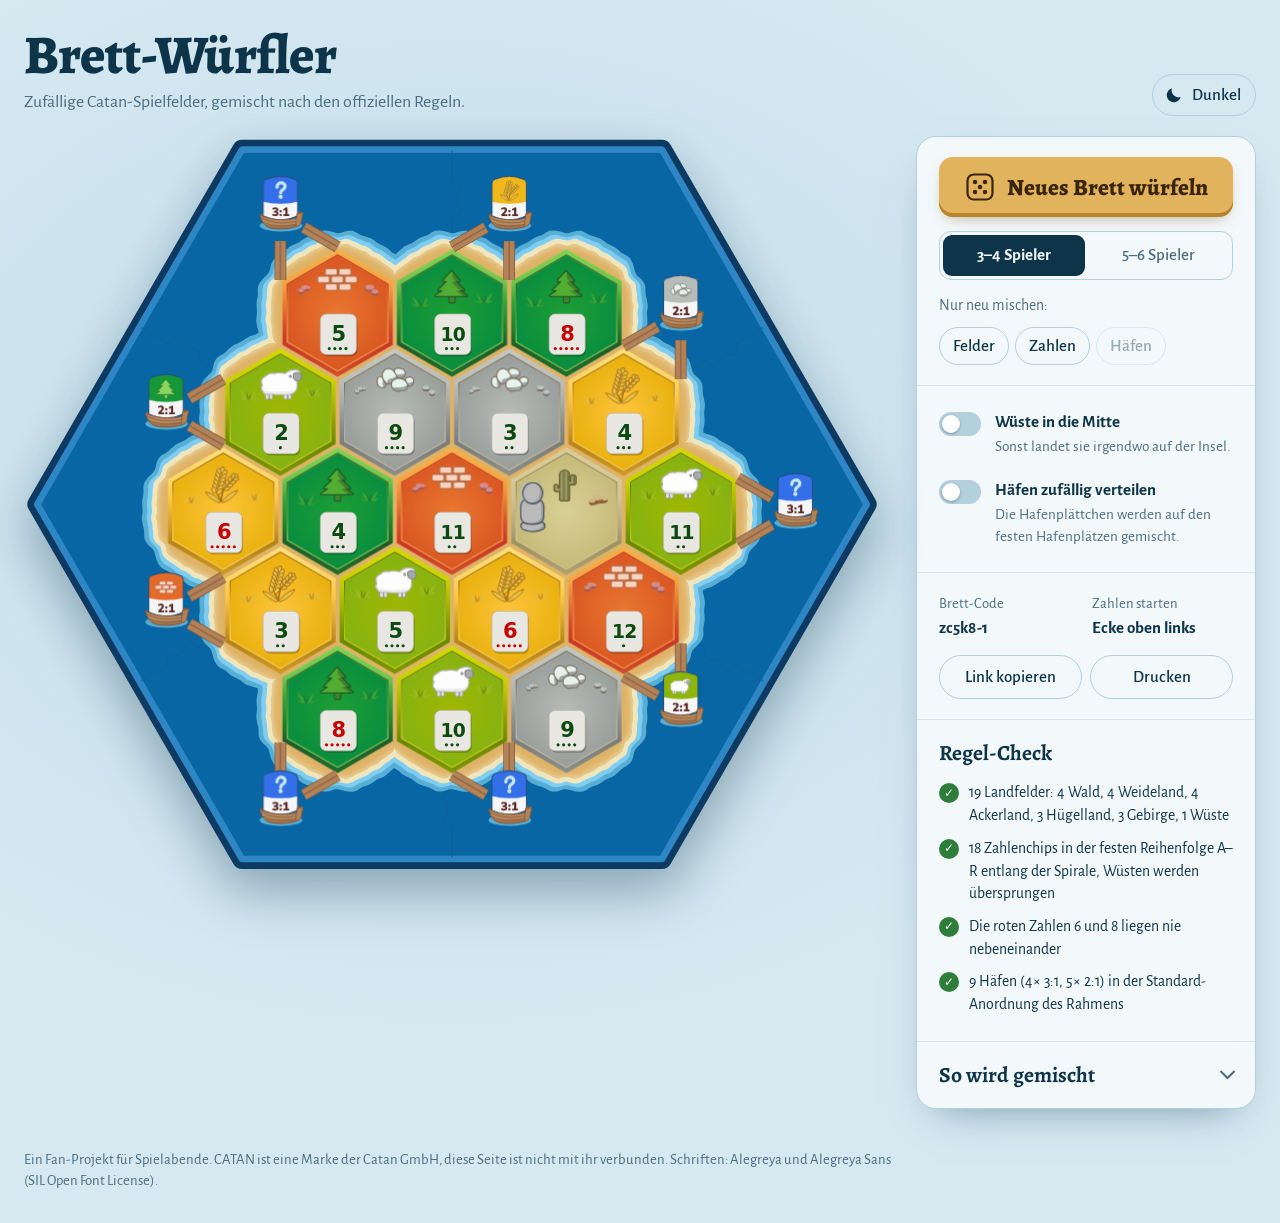
<file: index.html>
<!DOCTYPE html>
<html lang="de">
<head>
<meta charset="utf-8">
<meta name="viewport" content="width=device-width, initial-scale=1">
<title>Catan Brett-Würfler – zufällige Spielfelder nach den Regeln</title>
<meta name="description" content="Erzeugt zufällige Catan-Spielfelder nach den offiziellen Regeln: Felder, Zahlenchips und Häfen. Teilbar per Link.">
<link rel="icon" href="assets/chip-6.svg" type="image/svg+xml">
<link rel="preload" href="assets/fonts/alegreya-sans-500.woff2" as="font" type="font/woff2" crossorigin>
<link rel="stylesheet" href="style.css?v=10">
<meta name="color-scheme" content="light dark">
<script>
  // Farbschema vor dem ersten Zeichnen setzen, damit nichts aufblitzt
  (function () {
    var t = null;
    try { t = localStorage.getItem("theme"); } catch (e) {}
    if (t !== "dark" && t !== "light") t = window.matchMedia && matchMedia("(prefers-color-scheme: dark)").matches ? "dark" : "light";
    document.documentElement.setAttribute("data-theme", t);
  })();
</script>
</head>
<body>

<header class="top">
  <div class="brand">
    <h1>Brett-Würfler</h1>
    <p class="sub">Zufällige Catan-Spielfelder, gemischt nach den offiziellen Regeln.</p>
  </div>
  <button id="btn-theme" class="theme" type="button" aria-pressed="false">
    <svg class="i-moon" viewBox="0 0 24 24" width="20" height="20" aria-hidden="true"><path d="M20 14.5A8.5 8.5 0 0 1 9.5 4a8.5 8.5 0 1 0 10.5 10.5Z" fill="currentColor"/></svg>
    <svg class="i-sun" viewBox="0 0 24 24" width="20" height="20" aria-hidden="true"><circle cx="12" cy="12" r="4.5" fill="currentColor"/><g stroke="currentColor" stroke-width="2" stroke-linecap="round"><path d="M12 2v2.5M12 19.5V22M2 12h2.5M19.5 12H22M4.9 4.9l1.8 1.8M17.3 17.3l1.8 1.8M4.9 19.1l1.8-1.8M17.3 6.7l1.8-1.8"/></g></svg>
    <span class="theme-label">Dunkel</span>
  </button>
</header>

<main class="layout">

  <section class="board-wrap" aria-label="Spielfeld">
    <svg id="board" class="board" viewBox="-660 -575 1320 1150" role="img" aria-label="Zufällig erzeugtes Catan-Spielfeld"></svg>
  </section>

  <aside class="side">

    <section class="block controls" aria-label="Brett erzeugen">
      <button id="btn-new" class="primary" type="button">
        <svg id="die" viewBox="0 0 48 48" width="30" height="30" aria-hidden="true">
          <rect x="4" y="4" width="40" height="40" rx="10" fill="none" stroke="currentColor" stroke-width="3.5"/>
          <circle cx="16" cy="16" r="3.6" fill="currentColor"/><circle cx="32" cy="16" r="3.6" fill="currentColor"/>
          <circle cx="24" cy="24" r="3.6" fill="currentColor"/>
          <circle cx="16" cy="32" r="3.6" fill="currentColor"/><circle cx="32" cy="32" r="3.6" fill="currentColor"/>
        </svg>
        <span>Neues Brett würfeln</span>
      </button>

      <div class="seg" role="radiogroup" aria-label="Spielerzahl">
        <label><input type="radio" name="players" value="34" checked><span>3–4 Spieler</span></label>
        <label><input type="radio" name="players" value="56"><span>5–6 Spieler</span></label>
      </div>

      <div class="partial">
        <span class="partial-label">Nur neu mischen:</span>
        <div class="mini-row">
          <button id="btn-tiles" class="mini" type="button">Felder</button>
          <button id="btn-nums" class="mini" type="button" title="Die Spirale startet in einer anderen Ecke">Zahlen</button>
          <button id="btn-ports" class="mini" type="button" title="Nur wenn Häfen zufällig verteilt werden">Häfen</button>
        </div>
      </div>
    </section>

    <section class="block" aria-label="Optionen">
      <label class="opt"><input type="checkbox" id="opt-desert"><span class="switch" aria-hidden="true"></span>
        <span class="otext"><b>Wüste in die Mitte</b><small>Sonst landet sie irgendwo auf der Insel.</small></span></label>
      <label class="opt"><input type="checkbox" id="opt-ports"><span class="switch" aria-hidden="true"></span>
        <span class="otext"><b>Häfen zufällig verteilen</b><small>Die Hafenplättchen werden auf den festen Hafenplätzen gemischt.</small></span></label>
    </section>

    <section class="block share-block" aria-label="Teilen">
      <dl class="facts">
        <div><dt>Brett-Code</dt><dd><code id="seed">–</code></dd></div>
        <div><dt>Zahlen starten</dt><dd id="start-corner">–</dd></div>
      </dl>
      <div class="share">
        <button id="btn-copy" class="ghost" type="button">Link kopieren</button>
        <button id="btn-print" class="ghost" type="button">Drucken</button>
      </div>
    </section>

    <section class="block">
      <h2>Regel-Check</h2>
      <ul id="checks" class="checks"></ul>
    </section>

    <details class="block rules">
      <summary><h2>So wird gemischt</h2></summary>
      <ol>
        <li id="rule-count"></li>
        <li>Die Zahlenchips folgen immer der festen Reihenfolge der Spielregel: Start auf einem der 6 Eckfelder, dann gegen den Uhrzeigersinn in einer Spirale nach innen. Wüsten werden übersprungen.</li>
        <li id="rule-perm">Das ergibt 6 Startecken × 19 mögliche Wüstenplätze = 114 Zahlenbilder. Die roten 6 und 8 liegen dabei nie nebeneinander.</li>
        <li id="rule-ports"></li>
        <li id="rule-players"></li>
      </ol>
      <div class="order"><h3>Zahlenfolge</h3><div id="chip-order"></div></div>
    </details>

  </aside>
</main>

<footer>
  <p>Ein Fan-Projekt für Spielabende. CATAN ist eine Marke der Catan GmbH, diese Seite ist nicht mit ihr verbunden. Schriften: Alegreya und Alegreya Sans (SIL Open Font License).</p>
</footer>

<div id="toast" class="toast" role="status" aria-live="polite"></div>

<script src="core.js?v=11"></script>
<script src="ui.js?v=15"></script>
</body>
</html>
</file>
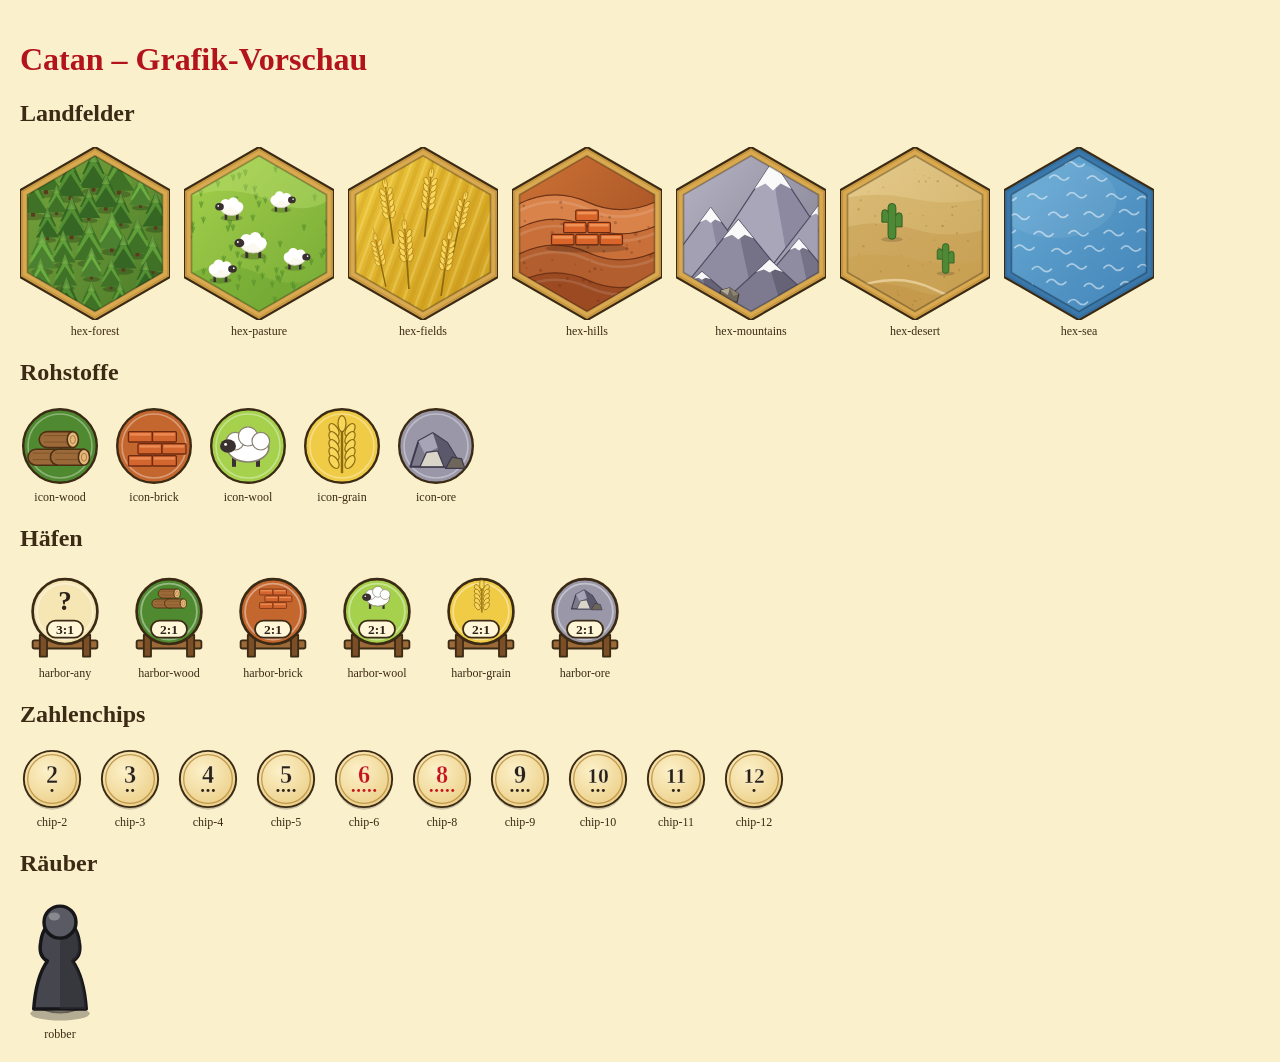
<file: preview.html>
<!doctype html><meta charset=utf-8><meta name=viewport content="width=device-width,initial-scale=1"><title>Catan Grafiken</title><body style="margin:0;padding:20px;background:#fbf0cc;font-family:Georgia,serif;color:#3b2a14"><h1 style="color:#b3141c">Catan – Grafik-Vorschau</h1><h2>Landfelder</h2><div style="display:flex;flex-wrap:wrap;gap:14px;align-items:flex-end"><figure style="margin:0;text-align:center;font-size:12px"><svg xmlns="http://www.w3.org/2000/svg" viewBox="0 0 173.21 200.00" width="150">
<defs>
<linearGradient id="forest-g" x1="0" y1="0" x2="1" y2="1"><stop offset="0" stop-color="#7aa63c"/><stop offset="1" stop-color="#4a7a2a"/></linearGradient>
<clipPath id="forest-c"><polygon points="86.60,10.00 164.54,55.00 164.54,145.00 86.60,190.00 8.66,145.00 8.66,55.00"/></clipPath>

</defs>
<polygon points="86.60,0.00 173.21,50.00 173.21,150.00 86.60,200.00 -0.00,150.00 0.00,50.00" fill="#d9a950"/>
<polygon points="86.60,3.00 170.61,51.50 170.61,148.50 86.60,197.00 2.60,148.50 2.60,51.50" fill="none" stroke="#b98532" stroke-width="2" opacity=".55"/>
<g clip-path="url(#forest-c)">
<rect width="173.21" height="200.0" fill="url(#forest-g)"/>
<g transform="translate(84.8 29.4) scale(1.00)"><ellipse cx="0" cy="22" rx="13" ry="4" fill="#000" opacity=".22"/><rect x="-2.2" y="14" width="4.4" height="8" fill="#5a3b1c"/><polygon points="0,-26 13,2 -13,2" fill="#356624"/><polygon points="0,-18 15,10 -15,10" fill="#528f32"/><polygon points="0,-8 17,18 -17,18" fill="#356624"/><polygon points="0,-26 5,-12 -5,-12" fill="#7fb54d" opacity=".55"/></g><g transform="translate(29.9 31.0) scale(1.06)"><ellipse cx="0" cy="22" rx="13" ry="4" fill="#000" opacity=".22"/><rect x="-2.2" y="14" width="4.4" height="8" fill="#5a3b1c"/><polygon points="0,-26 13,2 -13,2" fill="#3f7226"/><polygon points="0,-18 15,10 -15,10" fill="#5f9e38"/><polygon points="0,-8 17,18 -17,18" fill="#3f7226"/><polygon points="0,-26 5,-12 -5,-12" fill="#7fb54d" opacity=".55"/></g><g transform="translate(114.3 31.5) scale(1.06)"><ellipse cx="0" cy="22" rx="13" ry="4" fill="#000" opacity=".22"/><rect x="-2.2" y="14" width="4.4" height="8" fill="#5a3b1c"/><polygon points="0,-26 13,2 -13,2" fill="#3f7226"/><polygon points="0,-18 15,10 -15,10" fill="#5f9e38"/><polygon points="0,-8 17,18 -17,18" fill="#3f7226"/><polygon points="0,-26 5,-12 -5,-12" fill="#7fb54d" opacity=".55"/></g><g transform="translate(58.4 39.1) scale(1.00)"><ellipse cx="0" cy="22" rx="13" ry="4" fill="#000" opacity=".22"/><rect x="-2.2" y="14" width="4.4" height="8" fill="#5a3b1c"/><polygon points="0,-26 13,2 -13,2" fill="#356624"/><polygon points="0,-18 15,10 -15,10" fill="#528f32"/><polygon points="0,-8 17,18 -17,18" fill="#356624"/><polygon points="0,-26 5,-12 -5,-12" fill="#7fb54d" opacity=".55"/></g><g transform="translate(139.1 53.3) scale(0.77)"><ellipse cx="0" cy="22" rx="13" ry="4" fill="#000" opacity=".22"/><rect x="-2.2" y="14" width="4.4" height="8" fill="#5a3b1c"/><polygon points="0,-26 13,2 -13,2" fill="#4a8030"/><polygon points="0,-18 15,10 -15,10" fill="#6cae40"/><polygon points="0,-8 17,18 -17,18" fill="#4a8030"/><polygon points="0,-26 5,-12 -5,-12" fill="#7fb54d" opacity=".55"/></g><g transform="translate(99.1 53.6) scale(0.90)"><ellipse cx="0" cy="22" rx="13" ry="4" fill="#000" opacity=".22"/><rect x="-2.2" y="14" width="4.4" height="8" fill="#5a3b1c"/><polygon points="0,-26 13,2 -13,2" fill="#356624"/><polygon points="0,-18 15,10 -15,10" fill="#528f32"/><polygon points="0,-8 17,18 -17,18" fill="#356624"/><polygon points="0,-26 5,-12 -5,-12" fill="#7fb54d" opacity=".55"/></g><g transform="translate(15.1 57.5) scale(1.04)"><ellipse cx="0" cy="22" rx="13" ry="4" fill="#000" opacity=".22"/><rect x="-2.2" y="14" width="4.4" height="8" fill="#5a3b1c"/><polygon points="0,-26 13,2 -13,2" fill="#3f7226"/><polygon points="0,-18 15,10 -15,10" fill="#5f9e38"/><polygon points="0,-8 17,18 -17,18" fill="#3f7226"/><polygon points="0,-26 5,-12 -5,-12" fill="#7fb54d" opacity=".55"/></g><g transform="translate(42.2 62.5) scale(0.73)"><ellipse cx="0" cy="22" rx="13" ry="4" fill="#000" opacity=".22"/><rect x="-2.2" y="14" width="4.4" height="8" fill="#5a3b1c"/><polygon points="0,-26 13,2 -13,2" fill="#3f7226"/><polygon points="0,-18 15,10 -15,10" fill="#5f9e38"/><polygon points="0,-8 17,18 -17,18" fill="#3f7226"/><polygon points="0,-26 5,-12 -5,-12" fill="#7fb54d" opacity=".55"/></g><g transform="translate(79.5 67.7) scale(0.79)"><ellipse cx="0" cy="22" rx="13" ry="4" fill="#000" opacity=".22"/><rect x="-2.2" y="14" width="4.4" height="8" fill="#5a3b1c"/><polygon points="0,-26 13,2 -13,2" fill="#356624"/><polygon points="0,-18 15,10 -15,10" fill="#528f32"/><polygon points="0,-8 17,18 -17,18" fill="#356624"/><polygon points="0,-26 5,-12 -5,-12" fill="#7fb54d" opacity=".55"/></g><g transform="translate(116.4 73.9) scale(0.80)"><ellipse cx="0" cy="22" rx="13" ry="4" fill="#000" opacity=".22"/><rect x="-2.2" y="14" width="4.4" height="8" fill="#5a3b1c"/><polygon points="0,-26 13,2 -13,2" fill="#356624"/><polygon points="0,-18 15,10 -15,10" fill="#528f32"/><polygon points="0,-8 17,18 -17,18" fill="#356624"/><polygon points="0,-26 5,-12 -5,-12" fill="#7fb54d" opacity=".55"/></g><g transform="translate(156.7 75.4) scale(0.91)"><ellipse cx="0" cy="22" rx="13" ry="4" fill="#000" opacity=".22"/><rect x="-2.2" y="14" width="4.4" height="8" fill="#5a3b1c"/><polygon points="0,-26 13,2 -13,2" fill="#356624"/><polygon points="0,-18 15,10 -15,10" fill="#528f32"/><polygon points="0,-8 17,18 -17,18" fill="#356624"/><polygon points="0,-26 5,-12 -5,-12" fill="#7fb54d" opacity=".55"/></g><g transform="translate(59.6 84.1) scale(1.02)"><ellipse cx="0" cy="22" rx="13" ry="4" fill="#000" opacity=".22"/><rect x="-2.2" y="14" width="4.4" height="8" fill="#5a3b1c"/><polygon points="0,-26 13,2 -13,2" fill="#356624"/><polygon points="0,-18 15,10 -15,10" fill="#528f32"/><polygon points="0,-8 17,18 -17,18" fill="#356624"/><polygon points="0,-26 5,-12 -5,-12" fill="#7fb54d" opacity=".55"/></g><g transform="translate(31.7 90.2) scale(0.79)"><ellipse cx="0" cy="22" rx="13" ry="4" fill="#000" opacity=".22"/><rect x="-2.2" y="14" width="4.4" height="8" fill="#5a3b1c"/><polygon points="0,-26 13,2 -13,2" fill="#356624"/><polygon points="0,-18 15,10 -15,10" fill="#528f32"/><polygon points="0,-8 17,18 -17,18" fill="#356624"/><polygon points="0,-26 5,-12 -5,-12" fill="#7fb54d" opacity=".55"/></g><g transform="translate(106.1 99.7) scale(0.98)"><ellipse cx="0" cy="22" rx="13" ry="4" fill="#000" opacity=".22"/><rect x="-2.2" y="14" width="4.4" height="8" fill="#5a3b1c"/><polygon points="0,-26 13,2 -13,2" fill="#4a8030"/><polygon points="0,-18 15,10 -15,10" fill="#6cae40"/><polygon points="0,-8 17,18 -17,18" fill="#4a8030"/><polygon points="0,-26 5,-12 -5,-12" fill="#7fb54d" opacity=".55"/></g><g transform="translate(135.6 105.5) scale(0.94)"><ellipse cx="0" cy="22" rx="13" ry="4" fill="#000" opacity=".22"/><rect x="-2.2" y="14" width="4.4" height="8" fill="#5a3b1c"/><polygon points="0,-26 13,2 -13,2" fill="#3f7226"/><polygon points="0,-18 15,10 -15,10" fill="#5f9e38"/><polygon points="0,-8 17,18 -17,18" fill="#3f7226"/><polygon points="0,-26 5,-12 -5,-12" fill="#7fb54d" opacity=".55"/></g><g transform="translate(79.8 111.8) scale(1.04)"><ellipse cx="0" cy="22" rx="13" ry="4" fill="#000" opacity=".22"/><rect x="-2.2" y="14" width="4.4" height="8" fill="#5a3b1c"/><polygon points="0,-26 13,2 -13,2" fill="#3f7226"/><polygon points="0,-18 15,10 -15,10" fill="#5f9e38"/><polygon points="0,-8 17,18 -17,18" fill="#3f7226"/><polygon points="0,-26 5,-12 -5,-12" fill="#7fb54d" opacity=".55"/></g><g transform="translate(49.8 118.2) scale(0.85)"><ellipse cx="0" cy="22" rx="13" ry="4" fill="#000" opacity=".22"/><rect x="-2.2" y="14" width="4.4" height="8" fill="#5a3b1c"/><polygon points="0,-26 13,2 -13,2" fill="#3f7226"/><polygon points="0,-18 15,10 -15,10" fill="#5f9e38"/><polygon points="0,-8 17,18 -17,18" fill="#3f7226"/><polygon points="0,-26 5,-12 -5,-12" fill="#7fb54d" opacity=".55"/></g><g transform="translate(25.5 122.6) scale(0.99)"><ellipse cx="0" cy="22" rx="13" ry="4" fill="#000" opacity=".22"/><rect x="-2.2" y="14" width="4.4" height="8" fill="#5a3b1c"/><polygon points="0,-26 13,2 -13,2" fill="#4a8030"/><polygon points="0,-18 15,10 -15,10" fill="#6cae40"/><polygon points="0,-8 17,18 -17,18" fill="#4a8030"/><polygon points="0,-26 5,-12 -5,-12" fill="#7fb54d" opacity=".55"/></g><g transform="translate(119.4 124.0) scale(0.90)"><ellipse cx="0" cy="22" rx="13" ry="4" fill="#000" opacity=".22"/><rect x="-2.2" y="14" width="4.4" height="8" fill="#5a3b1c"/><polygon points="0,-26 13,2 -13,2" fill="#356624"/><polygon points="0,-18 15,10 -15,10" fill="#528f32"/><polygon points="0,-8 17,18 -17,18" fill="#356624"/><polygon points="0,-26 5,-12 -5,-12" fill="#7fb54d" opacity=".55"/></g><g transform="translate(153.2 126.4) scale(0.94)"><ellipse cx="0" cy="22" rx="13" ry="4" fill="#000" opacity=".22"/><rect x="-2.2" y="14" width="4.4" height="8" fill="#5a3b1c"/><polygon points="0,-26 13,2 -13,2" fill="#3f7226"/><polygon points="0,-18 15,10 -15,10" fill="#5f9e38"/><polygon points="0,-8 17,18 -17,18" fill="#3f7226"/><polygon points="0,-26 5,-12 -5,-12" fill="#7fb54d" opacity=".55"/></g><g transform="translate(82.6 135.7) scale(0.78)"><ellipse cx="0" cy="22" rx="13" ry="4" fill="#000" opacity=".22"/><rect x="-2.2" y="14" width="4.4" height="8" fill="#5a3b1c"/><polygon points="0,-26 13,2 -13,2" fill="#4a8030"/><polygon points="0,-18 15,10 -15,10" fill="#6cae40"/><polygon points="0,-8 17,18 -17,18" fill="#4a8030"/><polygon points="0,-26 5,-12 -5,-12" fill="#7fb54d" opacity=".55"/></g><g transform="translate(52.0 144.8) scale(0.84)"><ellipse cx="0" cy="22" rx="13" ry="4" fill="#000" opacity=".22"/><rect x="-2.2" y="14" width="4.4" height="8" fill="#5a3b1c"/><polygon points="0,-26 13,2 -13,2" fill="#3f7226"/><polygon points="0,-18 15,10 -15,10" fill="#5f9e38"/><polygon points="0,-8 17,18 -17,18" fill="#3f7226"/><polygon points="0,-26 5,-12 -5,-12" fill="#7fb54d" opacity=".55"/></g><g transform="translate(105.2 147.9) scale(0.75)"><ellipse cx="0" cy="22" rx="13" ry="4" fill="#000" opacity=".22"/><rect x="-2.2" y="14" width="4.4" height="8" fill="#5a3b1c"/><polygon points="0,-26 13,2 -13,2" fill="#3f7226"/><polygon points="0,-18 15,10 -15,10" fill="#5f9e38"/><polygon points="0,-8 17,18 -17,18" fill="#3f7226"/><polygon points="0,-26 5,-12 -5,-12" fill="#7fb54d" opacity=".55"/></g><g transform="translate(23.6 148.5) scale(0.78)"><ellipse cx="0" cy="22" rx="13" ry="4" fill="#000" opacity=".22"/><rect x="-2.2" y="14" width="4.4" height="8" fill="#5a3b1c"/><polygon points="0,-26 13,2 -13,2" fill="#4a8030"/><polygon points="0,-18 15,10 -15,10" fill="#6cae40"/><polygon points="0,-8 17,18 -17,18" fill="#4a8030"/><polygon points="0,-26 5,-12 -5,-12" fill="#7fb54d" opacity=".55"/></g><g transform="translate(145.1 151.8) scale(0.81)"><ellipse cx="0" cy="22" rx="13" ry="4" fill="#000" opacity=".22"/><rect x="-2.2" y="14" width="4.4" height="8" fill="#5a3b1c"/><polygon points="0,-26 13,2 -13,2" fill="#356624"/><polygon points="0,-18 15,10 -15,10" fill="#528f32"/><polygon points="0,-8 17,18 -17,18" fill="#356624"/><polygon points="0,-26 5,-12 -5,-12" fill="#7fb54d" opacity=".55"/></g><g transform="translate(115.4 174.2) scale(0.73)"><ellipse cx="0" cy="22" rx="13" ry="4" fill="#000" opacity=".22"/><rect x="-2.2" y="14" width="4.4" height="8" fill="#5a3b1c"/><polygon points="0,-26 13,2 -13,2" fill="#3f7226"/><polygon points="0,-18 15,10 -15,10" fill="#5f9e38"/><polygon points="0,-8 17,18 -17,18" fill="#3f7226"/><polygon points="0,-26 5,-12 -5,-12" fill="#7fb54d" opacity=".55"/></g><g transform="translate(53.6 175.5) scale(1.00)"><ellipse cx="0" cy="22" rx="13" ry="4" fill="#000" opacity=".22"/><rect x="-2.2" y="14" width="4.4" height="8" fill="#5a3b1c"/><polygon points="0,-26 13,2 -13,2" fill="#356624"/><polygon points="0,-18 15,10 -15,10" fill="#528f32"/><polygon points="0,-8 17,18 -17,18" fill="#356624"/><polygon points="0,-26 5,-12 -5,-12" fill="#7fb54d" opacity=".55"/></g><g transform="translate(82.3 177.0) scale(0.86)"><ellipse cx="0" cy="22" rx="13" ry="4" fill="#000" opacity=".22"/><rect x="-2.2" y="14" width="4.4" height="8" fill="#5a3b1c"/><polygon points="0,-26 13,2 -13,2" fill="#3f7226"/><polygon points="0,-18 15,10 -15,10" fill="#5f9e38"/><polygon points="0,-8 17,18 -17,18" fill="#3f7226"/><polygon points="0,-26 5,-12 -5,-12" fill="#7fb54d" opacity=".55"/></g><g transform="translate(29.4 178.3) scale(0.79)"><ellipse cx="0" cy="22" rx="13" ry="4" fill="#000" opacity=".22"/><rect x="-2.2" y="14" width="4.4" height="8" fill="#5a3b1c"/><polygon points="0,-26 13,2 -13,2" fill="#356624"/><polygon points="0,-18 15,10 -15,10" fill="#528f32"/><polygon points="0,-8 17,18 -17,18" fill="#356624"/><polygon points="0,-26 5,-12 -5,-12" fill="#7fb54d" opacity=".55"/></g><g transform="translate(157.9 179.3) scale(1.01)"><ellipse cx="0" cy="22" rx="13" ry="4" fill="#000" opacity=".22"/><rect x="-2.2" y="14" width="4.4" height="8" fill="#5a3b1c"/><polygon points="0,-26 13,2 -13,2" fill="#356624"/><polygon points="0,-18 15,10 -15,10" fill="#528f32"/><polygon points="0,-8 17,18 -17,18" fill="#356624"/><polygon points="0,-26 5,-12 -5,-12" fill="#7fb54d" opacity=".55"/></g>
</g>
<polygon points="86.60,10.00 164.54,55.00 164.54,145.00 86.60,190.00 8.66,145.00 8.66,55.00" fill="none" stroke="#000" stroke-opacity=".28" stroke-width="2"/>
<polygon points="86.60,0.00 173.21,50.00 173.21,150.00 86.60,200.00 -0.00,150.00 0.00,50.00" fill="none" stroke="#3b2a14" stroke-width="2.5" stroke-linejoin="round"/>

</svg>
<figcaption>hex-forest</figcaption></figure><figure style="margin:0;text-align:center;font-size:12px"><svg xmlns="http://www.w3.org/2000/svg" viewBox="0 0 173.21 200.00" width="150">
<defs>
<linearGradient id="pasture-g" x1="0" y1="0" x2="1" y2="1"><stop offset="0" stop-color="#a6d14c"/><stop offset="1" stop-color="#74a935"/></linearGradient>
<clipPath id="pasture-c"><polygon points="86.60,10.00 164.54,55.00 164.54,145.00 86.60,190.00 8.66,145.00 8.66,55.00"/></clipPath>

</defs>
<polygon points="86.60,0.00 173.21,50.00 173.21,150.00 86.60,200.00 -0.00,150.00 0.00,50.00" fill="#d9a950"/>
<polygon points="86.60,3.00 170.61,51.50 170.61,148.50 86.60,197.00 2.60,148.50 2.60,51.50" fill="none" stroke="#b98532" stroke-width="2" opacity=".55"/>
<g clip-path="url(#pasture-c)">
<rect width="173.21" height="200.0" fill="url(#pasture-g)"/>
<path d="M106.7,145.9 l-2,-6 M106.7,145.9 l0,-7 M106.7,145.9 l2,-6" stroke="#4f8a28" stroke-width="1.4" fill="none" stroke-linecap="round" opacity=".6"/><path d="M134.8,184.1 l-2,-6 M134.8,184.1 l0,-7 M134.8,184.1 l2,-6" stroke="#4f8a28" stroke-width="1.4" fill="none" stroke-linecap="round" opacity=".6"/><path d="M125.8,180.2 l-2,-6 M125.8,180.2 l0,-7 M125.8,180.2 l2,-6" stroke="#4f8a28" stroke-width="1.4" fill="none" stroke-linecap="round" opacity=".6"/><path d="M9.7,93.5 l-2,-6 M9.7,93.5 l0,-7 M9.7,93.5 l2,-6" stroke="#4f8a28" stroke-width="1.4" fill="none" stroke-linecap="round" opacity=".6"/><path d="M159.0,128.3 l-2,-6 M159.0,128.3 l0,-7 M159.0,128.3 l2,-6" stroke="#4f8a28" stroke-width="1.4" fill="none" stroke-linecap="round" opacity=".6"/><path d="M152.0,26.5 l-2,-6 M152.0,26.5 l0,-7 M152.0,26.5 l2,-6" stroke="#4f8a28" stroke-width="1.4" fill="none" stroke-linecap="round" opacity=".6"/><path d="M81.6,51.8 l-2,-6 M81.6,51.8 l0,-7 M81.6,51.8 l2,-6" stroke="#4f8a28" stroke-width="1.4" fill="none" stroke-linecap="round" opacity=".6"/><path d="M93.7,114.0 l-2,-6 M93.7,114.0 l0,-7 M93.7,114.0 l2,-6" stroke="#4f8a28" stroke-width="1.4" fill="none" stroke-linecap="round" opacity=".6"/><path d="M7.1,46.2 l-2,-6 M7.1,46.2 l0,-7 M7.1,46.2 l2,-6" stroke="#4f8a28" stroke-width="1.4" fill="none" stroke-linecap="round" opacity=".6"/><path d="M50.6,179.1 l-2,-6 M50.6,179.1 l0,-7 M50.6,179.1 l2,-6" stroke="#4f8a28" stroke-width="1.4" fill="none" stroke-linecap="round" opacity=".6"/><path d="M130.0,35.3 l-2,-6 M130.0,35.3 l0,-7 M130.0,35.3 l2,-6" stroke="#4f8a28" stroke-width="1.4" fill="none" stroke-linecap="round" opacity=".6"/><path d="M135.1,31.4 l-2,-6 M135.1,31.4 l0,-7 M135.1,31.4 l2,-6" stroke="#4f8a28" stroke-width="1.4" fill="none" stroke-linecap="round" opacity=".6"/><path d="M105.8,29.1 l-2,-6 M105.8,29.1 l0,-7 M105.8,29.1 l2,-6" stroke="#4f8a28" stroke-width="1.4" fill="none" stroke-linecap="round" opacity=".6"/><path d="M5.3,170.6 l-2,-6 M5.3,170.6 l0,-7 M5.3,170.6 l2,-6" stroke="#4f8a28" stroke-width="1.4" fill="none" stroke-linecap="round" opacity=".6"/><path d="M39.2,45.9 l-2,-6 M39.2,45.9 l0,-7 M39.2,45.9 l2,-6" stroke="#4f8a28" stroke-width="1.4" fill="none" stroke-linecap="round" opacity=".6"/><path d="M165.3,170.8 l-2,-6 M165.3,170.8 l0,-7 M165.3,170.8 l2,-6" stroke="#4f8a28" stroke-width="1.4" fill="none" stroke-linecap="round" opacity=".6"/><path d="M52.2,187.7 l-2,-6 M52.2,187.7 l0,-7 M52.2,187.7 l2,-6" stroke="#4f8a28" stroke-width="1.4" fill="none" stroke-linecap="round" opacity=".6"/><path d="M93.0,133.8 l-2,-6 M93.0,133.8 l0,-7 M93.0,133.8 l2,-6" stroke="#4f8a28" stroke-width="1.4" fill="none" stroke-linecap="round" opacity=".6"/><path d="M38.4,183.8 l-2,-6 M38.4,183.8 l0,-7 M38.4,183.8 l2,-6" stroke="#4f8a28" stroke-width="1.4" fill="none" stroke-linecap="round" opacity=".6"/><path d="M117.7,188.6 l-2,-6 M117.7,188.6 l0,-7 M117.7,188.6 l2,-6" stroke="#4f8a28" stroke-width="1.4" fill="none" stroke-linecap="round" opacity=".6"/><path d="M150.9,61.8 l-2,-6 M150.9,61.8 l0,-7 M150.9,61.8 l2,-6" stroke="#4f8a28" stroke-width="1.4" fill="none" stroke-linecap="round" opacity=".6"/><path d="M63.9,36.5 l-2,-6 M63.9,36.5 l0,-7 M63.9,36.5 l2,-6" stroke="#4f8a28" stroke-width="1.4" fill="none" stroke-linecap="round" opacity=".6"/><path d="M28.8,17.4 l-2,-6 M28.8,17.4 l0,-7 M28.8,17.4 l2,-6" stroke="#4f8a28" stroke-width="1.4" fill="none" stroke-linecap="round" opacity=".6"/><path d="M54.2,119.6 l-2,-6 M54.2,119.6 l0,-7 M54.2,119.6 l2,-6" stroke="#4f8a28" stroke-width="1.4" fill="none" stroke-linecap="round" opacity=".6"/><path d="M5.6,133.8 l-2,-6 M5.6,133.8 l0,-7 M5.6,133.8 l2,-6" stroke="#4f8a28" stroke-width="1.4" fill="none" stroke-linecap="round" opacity=".6"/><path d="M60.1,63.9 l-2,-6 M60.1,63.9 l0,-7 M60.1,63.9 l2,-6" stroke="#4f8a28" stroke-width="1.4" fill="none" stroke-linecap="round" opacity=".6"/><path d="M138.6,96.3 l-2,-6 M138.6,96.3 l0,-7 M138.6,96.3 l2,-6" stroke="#4f8a28" stroke-width="1.4" fill="none" stroke-linecap="round" opacity=".6"/><path d="M56.5,96.4 l-2,-6 M56.5,96.4 l0,-7 M56.5,96.4 l2,-6" stroke="#4f8a28" stroke-width="1.4" fill="none" stroke-linecap="round" opacity=".6"/><path d="M120.0,15.8 l-2,-6 M120.0,15.8 l0,-7 M120.0,15.8 l2,-6" stroke="#4f8a28" stroke-width="1.4" fill="none" stroke-linecap="round" opacity=".6"/><path d="M164.1,9.3 l-2,-6 M164.1,9.3 l0,-7 M164.1,9.3 l2,-6" stroke="#4f8a28" stroke-width="1.4" fill="none" stroke-linecap="round" opacity=".6"/><path d="M127.4,165.5 l-2,-6 M127.4,165.5 l0,-7 M127.4,165.5 l2,-6" stroke="#4f8a28" stroke-width="1.4" fill="none" stroke-linecap="round" opacity=".6"/><path d="M7.9,154.7 l-2,-6 M7.9,154.7 l0,-7 M7.9,154.7 l2,-6" stroke="#4f8a28" stroke-width="1.4" fill="none" stroke-linecap="round" opacity=".6"/><path d="M64.8,114.9 l-2,-6 M64.8,114.9 l0,-7 M64.8,114.9 l2,-6" stroke="#4f8a28" stroke-width="1.4" fill="none" stroke-linecap="round" opacity=".6"/><path d="M6.5,13.9 l-2,-6 M6.5,13.9 l0,-7 M6.5,13.9 l2,-6" stroke="#4f8a28" stroke-width="1.4" fill="none" stroke-linecap="round" opacity=".6"/><path d="M34.5,186.5 l-2,-6 M34.5,186.5 l0,-7 M34.5,186.5 l2,-6" stroke="#4f8a28" stroke-width="1.4" fill="none" stroke-linecap="round" opacity=".6"/><path d="M37.1,148.6 l-2,-6 M37.1,148.6 l0,-7 M37.1,148.6 l2,-6" stroke="#4f8a28" stroke-width="1.4" fill="none" stroke-linecap="round" opacity=".6"/><path d="M156.7,184.0 l-2,-6 M156.7,184.0 l0,-7 M156.7,184.0 l2,-6" stroke="#4f8a28" stroke-width="1.4" fill="none" stroke-linecap="round" opacity=".6"/><path d="M61.2,72.4 l-2,-6 M61.2,72.4 l0,-7 M61.2,72.4 l2,-6" stroke="#4f8a28" stroke-width="1.4" fill="none" stroke-linecap="round" opacity=".6"/><path d="M90.6,152.4 l-2,-6 M90.6,152.4 l0,-7 M90.6,152.4 l2,-6" stroke="#4f8a28" stroke-width="1.4" fill="none" stroke-linecap="round" opacity=".6"/><path d="M22.6,147.2 l-2,-6 M22.6,147.2 l0,-7 M22.6,147.2 l2,-6" stroke="#4f8a28" stroke-width="1.4" fill="none" stroke-linecap="round" opacity=".6"/><path d="M135.1,168.3 l-2,-6 M135.1,168.3 l0,-7 M135.1,168.3 l2,-6" stroke="#4f8a28" stroke-width="1.4" fill="none" stroke-linecap="round" opacity=".6"/><path d="M11.0,184.7 l-2,-6 M11.0,184.7 l0,-7 M11.0,184.7 l2,-6" stroke="#4f8a28" stroke-width="1.4" fill="none" stroke-linecap="round" opacity=".6"/><path d="M19.9,69.7 l-2,-6 M19.9,69.7 l0,-7 M19.9,69.7 l2,-6" stroke="#4f8a28" stroke-width="1.4" fill="none" stroke-linecap="round" opacity=".6"/><path d="M104.7,179.4 l-2,-6 M104.7,179.4 l0,-7 M104.7,179.4 l2,-6" stroke="#4f8a28" stroke-width="1.4" fill="none" stroke-linecap="round" opacity=".6"/><path d="M60.5,180.6 l-2,-6 M60.5,180.6 l0,-7 M60.5,180.6 l2,-6" stroke="#4f8a28" stroke-width="1.4" fill="none" stroke-linecap="round" opacity=".6"/><path d="M94.0,64.4 l-2,-6 M94.0,64.4 l0,-7 M94.0,64.4 l2,-6" stroke="#4f8a28" stroke-width="1.4" fill="none" stroke-linecap="round" opacity=".6"/><path d="M56.7,38.7 l-2,-6 M56.7,38.7 l0,-7 M56.7,38.7 l2,-6" stroke="#4f8a28" stroke-width="1.4" fill="none" stroke-linecap="round" opacity=".6"/><path d="M17.8,33.3 l-2,-6 M17.8,33.3 l0,-7 M17.8,33.3 l2,-6" stroke="#4f8a28" stroke-width="1.4" fill="none" stroke-linecap="round" opacity=".6"/><path d="M117.5,194.4 l-2,-6 M117.5,194.4 l0,-7 M117.5,194.4 l2,-6" stroke="#4f8a28" stroke-width="1.4" fill="none" stroke-linecap="round" opacity=".6"/><path d="M31.4,14.2 l-2,-6 M31.4,14.2 l0,-7 M31.4,14.2 l2,-6" stroke="#4f8a28" stroke-width="1.4" fill="none" stroke-linecap="round" opacity=".6"/><path d="M166.0,106.4 l-2,-6 M166.0,106.4 l0,-7 M166.0,106.4 l2,-6" stroke="#4f8a28" stroke-width="1.4" fill="none" stroke-linecap="round" opacity=".6"/><path d="M71.2,50.1 l-2,-6 M71.2,50.1 l0,-7 M71.2,50.1 l2,-6" stroke="#4f8a28" stroke-width="1.4" fill="none" stroke-linecap="round" opacity=".6"/><path d="M101.9,162.0 l-2,-6 M101.9,162.0 l0,-7 M101.9,162.0 l2,-6" stroke="#4f8a28" stroke-width="1.4" fill="none" stroke-linecap="round" opacity=".6"/><path d="M79.4,85.1 l-2,-6 M79.4,85.1 l0,-7 M79.4,85.1 l2,-6" stroke="#4f8a28" stroke-width="1.4" fill="none" stroke-linecap="round" opacity=".6"/><path d="M14.1,179.1 l-2,-6 M14.1,179.1 l0,-7 M14.1,179.1 l2,-6" stroke="#4f8a28" stroke-width="1.4" fill="none" stroke-linecap="round" opacity=".6"/><path d="M10.3,98.8 l-2,-6 M10.3,98.8 l0,-7 M10.3,98.8 l2,-6" stroke="#4f8a28" stroke-width="1.4" fill="none" stroke-linecap="round" opacity=".6"/><path d="M141.8,29.8 l-2,-6 M141.8,29.8 l0,-7 M141.8,29.8 l2,-6" stroke="#4f8a28" stroke-width="1.4" fill="none" stroke-linecap="round" opacity=".6"/><path d="M124.4,185.5 l-2,-6 M124.4,185.5 l0,-7 M124.4,185.5 l2,-6" stroke="#4f8a28" stroke-width="1.4" fill="none" stroke-linecap="round" opacity=".6"/><path d="M107.9,154.7 l-2,-6 M107.9,154.7 l0,-7 M107.9,154.7 l2,-6" stroke="#4f8a28" stroke-width="1.4" fill="none" stroke-linecap="round" opacity=".6"/><path d="M22.4,87.6 l-2,-6 M22.4,87.6 l0,-7 M22.4,87.6 l2,-6" stroke="#4f8a28" stroke-width="1.4" fill="none" stroke-linecap="round" opacity=".6"/><path d="M29.4,165.5 l-2,-6 M29.4,165.5 l0,-7 M29.4,165.5 l2,-6" stroke="#4f8a28" stroke-width="1.4" fill="none" stroke-linecap="round" opacity=".6"/><path d="M53.1,91.1 l-2,-6 M53.1,91.1 l0,-7 M53.1,91.1 l2,-6" stroke="#4f8a28" stroke-width="1.4" fill="none" stroke-linecap="round" opacity=".6"/><path d="M168.1,166.9 l-2,-6 M168.1,166.9 l0,-7 M168.1,166.9 l2,-6" stroke="#4f8a28" stroke-width="1.4" fill="none" stroke-linecap="round" opacity=".6"/><path d="M164.3,91.2 l-2,-6 M164.3,91.2 l0,-7 M164.3,91.2 l2,-6" stroke="#4f8a28" stroke-width="1.4" fill="none" stroke-linecap="round" opacity=".6"/><path d="M84.7,143.6 l-2,-6 M84.7,143.6 l0,-7 M84.7,143.6 l2,-6" stroke="#4f8a28" stroke-width="1.4" fill="none" stroke-linecap="round" opacity=".6"/><path d="M83.2,60.3 l-2,-6 M83.2,60.3 l0,-7 M83.2,60.3 l2,-6" stroke="#4f8a28" stroke-width="1.4" fill="none" stroke-linecap="round" opacity=".6"/><path d="M70.9,32.8 l-2,-6 M70.9,32.8 l0,-7 M70.9,32.8 l2,-6" stroke="#4f8a28" stroke-width="1.4" fill="none" stroke-linecap="round" opacity=".6"/><path d="M66.5,192.8 l-2,-6 M66.5,192.8 l0,-7 M66.5,192.8 l2,-6" stroke="#4f8a28" stroke-width="1.4" fill="none" stroke-linecap="round" opacity=".6"/><path d="M161.6,124.1 l-2,-6 M161.6,124.1 l0,-7 M161.6,124.1 l2,-6" stroke="#4f8a28" stroke-width="1.4" fill="none" stroke-linecap="round" opacity=".6"/><path d="M86.5,69.3 l-2,-6 M86.5,69.3 l0,-7 M86.5,69.3 l2,-6" stroke="#4f8a28" stroke-width="1.4" fill="none" stroke-linecap="round" opacity=".6"/><path d="M19.5,56.7 l-2,-6 M19.5,56.7 l0,-7 M19.5,56.7 l2,-6" stroke="#4f8a28" stroke-width="1.4" fill="none" stroke-linecap="round" opacity=".6"/><path d="M132.6,169.8 l-2,-6 M132.6,169.8 l0,-7 M132.6,169.8 l2,-6" stroke="#4f8a28" stroke-width="1.4" fill="none" stroke-linecap="round" opacity=".6"/><path d="M64.0,154.3 l-2,-6 M64.0,154.3 l0,-7 M64.0,154.3 l2,-6" stroke="#4f8a28" stroke-width="1.4" fill="none" stroke-linecap="round" opacity=".6"/><path d="M131.5,137.0 l-2,-6 M131.5,137.0 l0,-7 M131.5,137.0 l2,-6" stroke="#4f8a28" stroke-width="1.4" fill="none" stroke-linecap="round" opacity=".6"/><path d="M113.4,149.3 l-2,-6 M113.4,149.3 l0,-7 M113.4,149.3 l2,-6" stroke="#4f8a28" stroke-width="1.4" fill="none" stroke-linecap="round" opacity=".6"/><path d="M64.3,138.8 l-2,-6 M64.3,138.8 l0,-7 M64.3,138.8 l2,-6" stroke="#4f8a28" stroke-width="1.4" fill="none" stroke-linecap="round" opacity=".6"/><path d="M50.8,97.3 l-2,-6 M50.8,97.3 l0,-7 M50.8,97.3 l2,-6" stroke="#4f8a28" stroke-width="1.4" fill="none" stroke-linecap="round" opacity=".6"/><path d="M130.6,136.3 l-2,-6 M130.6,136.3 l0,-7 M130.6,136.3 l2,-6" stroke="#4f8a28" stroke-width="1.4" fill="none" stroke-linecap="round" opacity=".6"/><path d="M53.0,184.7 l-2,-6 M53.0,184.7 l0,-7 M53.0,184.7 l2,-6" stroke="#4f8a28" stroke-width="1.4" fill="none" stroke-linecap="round" opacity=".6"/><path d="M111.0,115.3 l-2,-6 M111.0,115.3 l0,-7 M111.0,115.3 l2,-6" stroke="#4f8a28" stroke-width="1.4" fill="none" stroke-linecap="round" opacity=".6"/><path d="M6.9,108.9 l-2,-6 M6.9,108.9 l0,-7 M6.9,108.9 l2,-6" stroke="#4f8a28" stroke-width="1.4" fill="none" stroke-linecap="round" opacity=".6"/><path d="M45.9,132.6 l-2,-6 M45.9,132.6 l0,-7 M45.9,132.6 l2,-6" stroke="#4f8a28" stroke-width="1.4" fill="none" stroke-linecap="round" opacity=".6"/><path d="M80.6,160.2 l-2,-6 M80.6,160.2 l0,-7 M80.6,160.2 l2,-6" stroke="#4f8a28" stroke-width="1.4" fill="none" stroke-linecap="round" opacity=".6"/><path d="M110.7,156.5 l-2,-6 M110.7,156.5 l0,-7 M110.7,156.5 l2,-6" stroke="#4f8a28" stroke-width="1.4" fill="none" stroke-linecap="round" opacity=".6"/><path d="M61.8,127.4 l-2,-6 M61.8,127.4 l0,-7 M61.8,127.4 l2,-6" stroke="#4f8a28" stroke-width="1.4" fill="none" stroke-linecap="round" opacity=".6"/><path d="M125.4,162.4 l-2,-6 M125.4,162.4 l0,-7 M125.4,162.4 l2,-6" stroke="#4f8a28" stroke-width="1.4" fill="none" stroke-linecap="round" opacity=".6"/><path d="M62.1,165.1 l-2,-6 M62.1,165.1 l0,-7 M62.1,165.1 l2,-6" stroke="#4f8a28" stroke-width="1.4" fill="none" stroke-linecap="round" opacity=".6"/><path d="M147.0,135.8 l-2,-6 M147.0,135.8 l0,-7 M147.0,135.8 l2,-6" stroke="#4f8a28" stroke-width="1.4" fill="none" stroke-linecap="round" opacity=".6"/><path d="M164.3,186.7 l-2,-6 M164.3,186.7 l0,-7 M164.3,186.7 l2,-6" stroke="#4f8a28" stroke-width="1.4" fill="none" stroke-linecap="round" opacity=".6"/><path d="M89.6,105.6 l-2,-6 M89.6,105.6 l0,-7 M89.6,105.6 l2,-6" stroke="#4f8a28" stroke-width="1.4" fill="none" stroke-linecap="round" opacity=".6"/><path d="M0,150 Q45,125 90,148 T180,135 L180,200 L0,200Z" fill="#5f9b2c" opacity=".35"/><path d="M0,60 Q50,40 100,62 T180,50 L180,0 L0,0Z" fill="#c4e57a" opacity=".35"/><g transform="translate(55.0 70.0) scale(1.00 1.00)"><ellipse cx="0" cy="12" rx="13" ry="3.5" fill="#000" opacity=".2"/><rect x="-8" y="6" width="3" height="8" fill="#3a3030"/><rect x="5" y="6" width="3" height="8" fill="#3a3030"/><ellipse cx="0" cy="0" rx="13" ry="9" fill="#fbf8ef" stroke="#d8d2c0" stroke-width="1"/><circle cx="-7" cy="-4" r="6" fill="#fff"/><circle cx="2" cy="-6" r="6" fill="#fff"/><circle cx="8" cy="-1" r="5.5" fill="#fff"/><ellipse cx="-14" cy="-1" rx="5" ry="4.3" fill="#3a3030"/><circle cx="-15.5" cy="-2" r="1" fill="#fff"/></g><g transform="translate(112.0 62.0) scale(-0.90 0.90)"><ellipse cx="0" cy="12" rx="13" ry="3.5" fill="#000" opacity=".2"/><rect x="-8" y="6" width="3" height="8" fill="#3a3030"/><rect x="5" y="6" width="3" height="8" fill="#3a3030"/><ellipse cx="0" cy="0" rx="13" ry="9" fill="#fbf8ef" stroke="#d8d2c0" stroke-width="1"/><circle cx="-7" cy="-4" r="6" fill="#fff"/><circle cx="2" cy="-6" r="6" fill="#fff"/><circle cx="8" cy="-1" r="5.5" fill="#fff"/><ellipse cx="-14" cy="-1" rx="5" ry="4.3" fill="#3a3030"/><circle cx="-15.5" cy="-2" r="1" fill="#fff"/></g><g transform="translate(80.0 112.0) scale(1.15 1.15)"><ellipse cx="0" cy="12" rx="13" ry="3.5" fill="#000" opacity=".2"/><rect x="-8" y="6" width="3" height="8" fill="#3a3030"/><rect x="5" y="6" width="3" height="8" fill="#3a3030"/><ellipse cx="0" cy="0" rx="13" ry="9" fill="#fbf8ef" stroke="#d8d2c0" stroke-width="1"/><circle cx="-7" cy="-4" r="6" fill="#fff"/><circle cx="2" cy="-6" r="6" fill="#fff"/><circle cx="8" cy="-1" r="5.5" fill="#fff"/><ellipse cx="-14" cy="-1" rx="5" ry="4.3" fill="#3a3030"/><circle cx="-15.5" cy="-2" r="1" fill="#fff"/></g><g transform="translate(128.0 128.0) scale(-0.95 0.95)"><ellipse cx="0" cy="12" rx="13" ry="3.5" fill="#000" opacity=".2"/><rect x="-8" y="6" width="3" height="8" fill="#3a3030"/><rect x="5" y="6" width="3" height="8" fill="#3a3030"/><ellipse cx="0" cy="0" rx="13" ry="9" fill="#fbf8ef" stroke="#d8d2c0" stroke-width="1"/><circle cx="-7" cy="-4" r="6" fill="#fff"/><circle cx="2" cy="-6" r="6" fill="#fff"/><circle cx="8" cy="-1" r="5.5" fill="#fff"/><ellipse cx="-14" cy="-1" rx="5" ry="4.3" fill="#3a3030"/><circle cx="-15.5" cy="-2" r="1" fill="#fff"/></g><g transform="translate(42.0 142.0) scale(-1.00 1.00)"><ellipse cx="0" cy="12" rx="13" ry="3.5" fill="#000" opacity=".2"/><rect x="-8" y="6" width="3" height="8" fill="#3a3030"/><rect x="5" y="6" width="3" height="8" fill="#3a3030"/><ellipse cx="0" cy="0" rx="13" ry="9" fill="#fbf8ef" stroke="#d8d2c0" stroke-width="1"/><circle cx="-7" cy="-4" r="6" fill="#fff"/><circle cx="2" cy="-6" r="6" fill="#fff"/><circle cx="8" cy="-1" r="5.5" fill="#fff"/><ellipse cx="-14" cy="-1" rx="5" ry="4.3" fill="#3a3030"/><circle cx="-15.5" cy="-2" r="1" fill="#fff"/></g>
</g>
<polygon points="86.60,10.00 164.54,55.00 164.54,145.00 86.60,190.00 8.66,145.00 8.66,55.00" fill="none" stroke="#000" stroke-opacity=".28" stroke-width="2"/>
<polygon points="86.60,0.00 173.21,50.00 173.21,150.00 86.60,200.00 -0.00,150.00 0.00,50.00" fill="none" stroke="#3b2a14" stroke-width="2.5" stroke-linejoin="round"/>

</svg>
<figcaption>hex-pasture</figcaption></figure><figure style="margin:0;text-align:center;font-size:12px"><svg xmlns="http://www.w3.org/2000/svg" viewBox="0 0 173.21 200.00" width="150">
<defs>
<linearGradient id="fields-g" x1="0" y1="0" x2="1" y2="1"><stop offset="0" stop-color="#f0cb45"/><stop offset="1" stop-color="#cc9a22"/></linearGradient>
<clipPath id="fields-c"><polygon points="86.60,10.00 164.54,55.00 164.54,145.00 86.60,190.00 8.66,145.00 8.66,55.00"/></clipPath>

</defs>
<polygon points="86.60,0.00 173.21,50.00 173.21,150.00 86.60,200.00 -0.00,150.00 0.00,50.00" fill="#d9a950"/>
<polygon points="86.60,3.00 170.61,51.50 170.61,148.50 86.60,197.00 2.60,148.50 2.60,51.50" fill="none" stroke="#b98532" stroke-width="2" opacity=".55"/>
<g clip-path="url(#fields-c)">
<rect width="173.21" height="200.0" fill="url(#fields-g)"/>
<path d="M-116,210 L-36,-10" stroke="#b9871c" stroke-width="5" opacity=".22"/><path d="M-108,210 L-28,-10" stroke="#fff3a6" stroke-width="3" opacity=".25"/><path d="M-100,210 L-20,-10" stroke="#b9871c" stroke-width="5" opacity=".22"/><path d="M-92,210 L-12,-10" stroke="#fff3a6" stroke-width="3" opacity=".25"/><path d="M-84,210 L-4,-10" stroke="#b9871c" stroke-width="5" opacity=".22"/><path d="M-76,210 L4,-10" stroke="#fff3a6" stroke-width="3" opacity=".25"/><path d="M-68,210 L12,-10" stroke="#b9871c" stroke-width="5" opacity=".22"/><path d="M-60,210 L20,-10" stroke="#fff3a6" stroke-width="3" opacity=".25"/><path d="M-52,210 L28,-10" stroke="#b9871c" stroke-width="5" opacity=".22"/><path d="M-44,210 L36,-10" stroke="#fff3a6" stroke-width="3" opacity=".25"/><path d="M-36,210 L44,-10" stroke="#b9871c" stroke-width="5" opacity=".22"/><path d="M-28,210 L52,-10" stroke="#fff3a6" stroke-width="3" opacity=".25"/><path d="M-20,210 L60,-10" stroke="#b9871c" stroke-width="5" opacity=".22"/><path d="M-12,210 L68,-10" stroke="#fff3a6" stroke-width="3" opacity=".25"/><path d="M-4,210 L76,-10" stroke="#b9871c" stroke-width="5" opacity=".22"/><path d="M4,210 L84,-10" stroke="#fff3a6" stroke-width="3" opacity=".25"/><path d="M12,210 L92,-10" stroke="#b9871c" stroke-width="5" opacity=".22"/><path d="M20,210 L100,-10" stroke="#fff3a6" stroke-width="3" opacity=".25"/><path d="M28,210 L108,-10" stroke="#b9871c" stroke-width="5" opacity=".22"/><path d="M36,210 L116,-10" stroke="#fff3a6" stroke-width="3" opacity=".25"/><path d="M44,210 L124,-10" stroke="#b9871c" stroke-width="5" opacity=".22"/><path d="M52,210 L132,-10" stroke="#fff3a6" stroke-width="3" opacity=".25"/><path d="M60,210 L140,-10" stroke="#b9871c" stroke-width="5" opacity=".22"/><path d="M68,210 L148,-10" stroke="#fff3a6" stroke-width="3" opacity=".25"/><path d="M76,210 L156,-10" stroke="#b9871c" stroke-width="5" opacity=".22"/><path d="M84,210 L164,-10" stroke="#fff3a6" stroke-width="3" opacity=".25"/><path d="M92,210 L172,-10" stroke="#b9871c" stroke-width="5" opacity=".22"/><path d="M100,210 L180,-10" stroke="#fff3a6" stroke-width="3" opacity=".25"/><path d="M108,210 L188,-10" stroke="#b9871c" stroke-width="5" opacity=".22"/><path d="M116,210 L196,-10" stroke="#fff3a6" stroke-width="3" opacity=".25"/><path d="M124,210 L204,-10" stroke="#b9871c" stroke-width="5" opacity=".22"/><path d="M132,210 L212,-10" stroke="#fff3a6" stroke-width="3" opacity=".25"/><path d="M140,210 L220,-10" stroke="#b9871c" stroke-width="5" opacity=".22"/><path d="M148,210 L228,-10" stroke="#fff3a6" stroke-width="3" opacity=".25"/><path d="M156,210 L236,-10" stroke="#b9871c" stroke-width="5" opacity=".22"/><path d="M164,210 L244,-10" stroke="#fff3a6" stroke-width="3" opacity=".25"/><path d="M172,210 L252,-10" stroke="#b9871c" stroke-width="5" opacity=".22"/><path d="M180,210 L260,-10" stroke="#fff3a6" stroke-width="3" opacity=".25"/><path d="M188,210 L268,-10" stroke="#b9871c" stroke-width="5" opacity=".22"/><path d="M196,210 L276,-10" stroke="#fff3a6" stroke-width="3" opacity=".25"/><path d="M204,210 L284,-10" stroke="#b9871c" stroke-width="5" opacity=".22"/><path d="M212,210 L292,-10" stroke="#fff3a6" stroke-width="3" opacity=".25"/><path d="M220,210 L300,-10" stroke="#b9871c" stroke-width="5" opacity=".22"/><path d="M228,210 L308,-10" stroke="#fff3a6" stroke-width="3" opacity=".25"/><path d="M236,210 L316,-10" stroke="#b9871c" stroke-width="5" opacity=".22"/><path d="M244,210 L324,-10" stroke="#fff3a6" stroke-width="3" opacity=".25"/><path d="M252,210 L332,-10" stroke="#b9871c" stroke-width="5" opacity=".22"/><path d="M260,210 L340,-10" stroke="#fff3a6" stroke-width="3" opacity=".25"/><path d="M268,210 L348,-10" stroke="#b9871c" stroke-width="5" opacity=".22"/><path d="M276,210 L356,-10" stroke="#fff3a6" stroke-width="3" opacity=".25"/><path d="M284,210 L364,-10" stroke="#b9871c" stroke-width="5" opacity=".22"/><path d="M292,210 L372,-10" stroke="#fff3a6" stroke-width="3" opacity=".25"/><path d="M300,210 L380,-10" stroke="#b9871c" stroke-width="5" opacity=".22"/><path d="M308,210 L388,-10" stroke="#fff3a6" stroke-width="3" opacity=".25"/><path d="M316,210 L396,-10" stroke="#b9871c" stroke-width="5" opacity=".22"/><path d="M324,210 L404,-10" stroke="#fff3a6" stroke-width="3" opacity=".25"/><g transform="translate(48.0 80.0) rotate(-8) scale(0.95)"><ellipse cx="-4.5" cy="-2" rx="2.6" ry="5" fill="#f7d65a" stroke="#a87a14" stroke-width=".8" transform="rotate(-28 -4.5 -2)"/><ellipse cx="4.5" cy="-2" rx="2.6" ry="5" fill="#f7d65a" stroke="#a87a14" stroke-width=".8" transform="rotate(28 4.5 -2)"/><ellipse cx="-4.5" cy="-9" rx="2.6" ry="5" fill="#f7d65a" stroke="#a87a14" stroke-width=".8" transform="rotate(-28 -4.5 -9)"/><ellipse cx="4.5" cy="-9" rx="2.6" ry="5" fill="#f7d65a" stroke="#a87a14" stroke-width=".8" transform="rotate(28 4.5 -9)"/><ellipse cx="-4.5" cy="-16" rx="2.6" ry="5" fill="#f7d65a" stroke="#a87a14" stroke-width=".8" transform="rotate(-28 -4.5 -16)"/><ellipse cx="4.5" cy="-16" rx="2.6" ry="5" fill="#f7d65a" stroke="#a87a14" stroke-width=".8" transform="rotate(28 4.5 -16)"/><ellipse cx="-4.5" cy="-23" rx="2.6" ry="5" fill="#f7d65a" stroke="#a87a14" stroke-width=".8" transform="rotate(-28 -4.5 -23)"/><ellipse cx="4.5" cy="-23" rx="2.6" ry="5" fill="#f7d65a" stroke="#a87a14" stroke-width=".8" transform="rotate(28 4.5 -23)"/><ellipse cx="-4.5" cy="-30" rx="2.6" ry="5" fill="#f7d65a" stroke="#a87a14" stroke-width=".8" transform="rotate(-28 -4.5 -30)"/><ellipse cx="4.5" cy="-30" rx="2.6" ry="5" fill="#f7d65a" stroke="#a87a14" stroke-width=".8" transform="rotate(28 4.5 -30)"/><ellipse cx="0" cy="-40" rx="2.8" ry="6" fill="#f7d65a" stroke="#a87a14" stroke-width=".8"/><line x1="0" y1="0" x2="0" y2="-36" stroke="#a87a14" stroke-width="1.5"/><line x1="0" y1="-40" x2="0" y2="-54" stroke="#c99a22" stroke-width="1"/><line x1="0" y1="0" x2="0" y2="34" stroke="#8c6a10" stroke-width="2"/></g><g transform="translate(92.0 70.0) rotate(6) scale(1.00)"><ellipse cx="-4.5" cy="-2" rx="2.6" ry="5" fill="#f7d65a" stroke="#a87a14" stroke-width=".8" transform="rotate(-28 -4.5 -2)"/><ellipse cx="4.5" cy="-2" rx="2.6" ry="5" fill="#f7d65a" stroke="#a87a14" stroke-width=".8" transform="rotate(28 4.5 -2)"/><ellipse cx="-4.5" cy="-9" rx="2.6" ry="5" fill="#f7d65a" stroke="#a87a14" stroke-width=".8" transform="rotate(-28 -4.5 -9)"/><ellipse cx="4.5" cy="-9" rx="2.6" ry="5" fill="#f7d65a" stroke="#a87a14" stroke-width=".8" transform="rotate(28 4.5 -9)"/><ellipse cx="-4.5" cy="-16" rx="2.6" ry="5" fill="#f7d65a" stroke="#a87a14" stroke-width=".8" transform="rotate(-28 -4.5 -16)"/><ellipse cx="4.5" cy="-16" rx="2.6" ry="5" fill="#f7d65a" stroke="#a87a14" stroke-width=".8" transform="rotate(28 4.5 -16)"/><ellipse cx="-4.5" cy="-23" rx="2.6" ry="5" fill="#f7d65a" stroke="#a87a14" stroke-width=".8" transform="rotate(-28 -4.5 -23)"/><ellipse cx="4.5" cy="-23" rx="2.6" ry="5" fill="#f7d65a" stroke="#a87a14" stroke-width=".8" transform="rotate(28 4.5 -23)"/><ellipse cx="-4.5" cy="-30" rx="2.6" ry="5" fill="#f7d65a" stroke="#a87a14" stroke-width=".8" transform="rotate(-28 -4.5 -30)"/><ellipse cx="4.5" cy="-30" rx="2.6" ry="5" fill="#f7d65a" stroke="#a87a14" stroke-width=".8" transform="rotate(28 4.5 -30)"/><ellipse cx="0" cy="-40" rx="2.8" ry="6" fill="#f7d65a" stroke="#a87a14" stroke-width=".8"/><line x1="0" y1="0" x2="0" y2="-36" stroke="#a87a14" stroke-width="1.5"/><line x1="0" y1="-40" x2="0" y2="-54" stroke="#c99a22" stroke-width="1"/><line x1="0" y1="0" x2="0" y2="34" stroke="#8c6a10" stroke-width="2"/></g><g transform="translate(128.0 92.0) rotate(12) scale(0.90)"><ellipse cx="-4.5" cy="-2" rx="2.6" ry="5" fill="#f7d65a" stroke="#a87a14" stroke-width=".8" transform="rotate(-28 -4.5 -2)"/><ellipse cx="4.5" cy="-2" rx="2.6" ry="5" fill="#f7d65a" stroke="#a87a14" stroke-width=".8" transform="rotate(28 4.5 -2)"/><ellipse cx="-4.5" cy="-9" rx="2.6" ry="5" fill="#f7d65a" stroke="#a87a14" stroke-width=".8" transform="rotate(-28 -4.5 -9)"/><ellipse cx="4.5" cy="-9" rx="2.6" ry="5" fill="#f7d65a" stroke="#a87a14" stroke-width=".8" transform="rotate(28 4.5 -9)"/><ellipse cx="-4.5" cy="-16" rx="2.6" ry="5" fill="#f7d65a" stroke="#a87a14" stroke-width=".8" transform="rotate(-28 -4.5 -16)"/><ellipse cx="4.5" cy="-16" rx="2.6" ry="5" fill="#f7d65a" stroke="#a87a14" stroke-width=".8" transform="rotate(28 4.5 -16)"/><ellipse cx="-4.5" cy="-23" rx="2.6" ry="5" fill="#f7d65a" stroke="#a87a14" stroke-width=".8" transform="rotate(-28 -4.5 -23)"/><ellipse cx="4.5" cy="-23" rx="2.6" ry="5" fill="#f7d65a" stroke="#a87a14" stroke-width=".8" transform="rotate(28 4.5 -23)"/><ellipse cx="-4.5" cy="-30" rx="2.6" ry="5" fill="#f7d65a" stroke="#a87a14" stroke-width=".8" transform="rotate(-28 -4.5 -30)"/><ellipse cx="4.5" cy="-30" rx="2.6" ry="5" fill="#f7d65a" stroke="#a87a14" stroke-width=".8" transform="rotate(28 4.5 -30)"/><ellipse cx="0" cy="-40" rx="2.8" ry="6" fill="#f7d65a" stroke="#a87a14" stroke-width=".8"/><line x1="0" y1="0" x2="0" y2="-36" stroke="#a87a14" stroke-width="1.5"/><line x1="0" y1="-40" x2="0" y2="-54" stroke="#c99a22" stroke-width="1"/><line x1="0" y1="0" x2="0" y2="34" stroke="#8c6a10" stroke-width="2"/></g><g transform="translate(68.0 130.0) rotate(-4) scale(1.00)"><ellipse cx="-4.5" cy="-2" rx="2.6" ry="5" fill="#f7d65a" stroke="#a87a14" stroke-width=".8" transform="rotate(-28 -4.5 -2)"/><ellipse cx="4.5" cy="-2" rx="2.6" ry="5" fill="#f7d65a" stroke="#a87a14" stroke-width=".8" transform="rotate(28 4.5 -2)"/><ellipse cx="-4.5" cy="-9" rx="2.6" ry="5" fill="#f7d65a" stroke="#a87a14" stroke-width=".8" transform="rotate(-28 -4.5 -9)"/><ellipse cx="4.5" cy="-9" rx="2.6" ry="5" fill="#f7d65a" stroke="#a87a14" stroke-width=".8" transform="rotate(28 4.5 -9)"/><ellipse cx="-4.5" cy="-16" rx="2.6" ry="5" fill="#f7d65a" stroke="#a87a14" stroke-width=".8" transform="rotate(-28 -4.5 -16)"/><ellipse cx="4.5" cy="-16" rx="2.6" ry="5" fill="#f7d65a" stroke="#a87a14" stroke-width=".8" transform="rotate(28 4.5 -16)"/><ellipse cx="-4.5" cy="-23" rx="2.6" ry="5" fill="#f7d65a" stroke="#a87a14" stroke-width=".8" transform="rotate(-28 -4.5 -23)"/><ellipse cx="4.5" cy="-23" rx="2.6" ry="5" fill="#f7d65a" stroke="#a87a14" stroke-width=".8" transform="rotate(28 4.5 -23)"/><ellipse cx="-4.5" cy="-30" rx="2.6" ry="5" fill="#f7d65a" stroke="#a87a14" stroke-width=".8" transform="rotate(-28 -4.5 -30)"/><ellipse cx="4.5" cy="-30" rx="2.6" ry="5" fill="#f7d65a" stroke="#a87a14" stroke-width=".8" transform="rotate(28 4.5 -30)"/><ellipse cx="0" cy="-40" rx="2.8" ry="6" fill="#f7d65a" stroke="#a87a14" stroke-width=".8"/><line x1="0" y1="0" x2="0" y2="-36" stroke="#a87a14" stroke-width="1.5"/><line x1="0" y1="-40" x2="0" y2="-54" stroke="#c99a22" stroke-width="1"/><line x1="0" y1="0" x2="0" y2="34" stroke="#8c6a10" stroke-width="2"/></g><g transform="translate(112.0 140.0) rotate(8) scale(0.95)"><ellipse cx="-4.5" cy="-2" rx="2.6" ry="5" fill="#f7d65a" stroke="#a87a14" stroke-width=".8" transform="rotate(-28 -4.5 -2)"/><ellipse cx="4.5" cy="-2" rx="2.6" ry="5" fill="#f7d65a" stroke="#a87a14" stroke-width=".8" transform="rotate(28 4.5 -2)"/><ellipse cx="-4.5" cy="-9" rx="2.6" ry="5" fill="#f7d65a" stroke="#a87a14" stroke-width=".8" transform="rotate(-28 -4.5 -9)"/><ellipse cx="4.5" cy="-9" rx="2.6" ry="5" fill="#f7d65a" stroke="#a87a14" stroke-width=".8" transform="rotate(28 4.5 -9)"/><ellipse cx="-4.5" cy="-16" rx="2.6" ry="5" fill="#f7d65a" stroke="#a87a14" stroke-width=".8" transform="rotate(-28 -4.5 -16)"/><ellipse cx="4.5" cy="-16" rx="2.6" ry="5" fill="#f7d65a" stroke="#a87a14" stroke-width=".8" transform="rotate(28 4.5 -16)"/><ellipse cx="-4.5" cy="-23" rx="2.6" ry="5" fill="#f7d65a" stroke="#a87a14" stroke-width=".8" transform="rotate(-28 -4.5 -23)"/><ellipse cx="4.5" cy="-23" rx="2.6" ry="5" fill="#f7d65a" stroke="#a87a14" stroke-width=".8" transform="rotate(28 4.5 -23)"/><ellipse cx="-4.5" cy="-30" rx="2.6" ry="5" fill="#f7d65a" stroke="#a87a14" stroke-width=".8" transform="rotate(-28 -4.5 -30)"/><ellipse cx="4.5" cy="-30" rx="2.6" ry="5" fill="#f7d65a" stroke="#a87a14" stroke-width=".8" transform="rotate(28 4.5 -30)"/><ellipse cx="0" cy="-40" rx="2.8" ry="6" fill="#f7d65a" stroke="#a87a14" stroke-width=".8"/><line x1="0" y1="0" x2="0" y2="-36" stroke="#a87a14" stroke-width="1.5"/><line x1="0" y1="-40" x2="0" y2="-54" stroke="#c99a22" stroke-width="1"/><line x1="0" y1="0" x2="0" y2="34" stroke="#8c6a10" stroke-width="2"/></g><g transform="translate(38.0 135.0) rotate(-12) scale(0.80)"><ellipse cx="-4.5" cy="-2" rx="2.6" ry="5" fill="#f7d65a" stroke="#a87a14" stroke-width=".8" transform="rotate(-28 -4.5 -2)"/><ellipse cx="4.5" cy="-2" rx="2.6" ry="5" fill="#f7d65a" stroke="#a87a14" stroke-width=".8" transform="rotate(28 4.5 -2)"/><ellipse cx="-4.5" cy="-9" rx="2.6" ry="5" fill="#f7d65a" stroke="#a87a14" stroke-width=".8" transform="rotate(-28 -4.5 -9)"/><ellipse cx="4.5" cy="-9" rx="2.6" ry="5" fill="#f7d65a" stroke="#a87a14" stroke-width=".8" transform="rotate(28 4.5 -9)"/><ellipse cx="-4.5" cy="-16" rx="2.6" ry="5" fill="#f7d65a" stroke="#a87a14" stroke-width=".8" transform="rotate(-28 -4.5 -16)"/><ellipse cx="4.5" cy="-16" rx="2.6" ry="5" fill="#f7d65a" stroke="#a87a14" stroke-width=".8" transform="rotate(28 4.5 -16)"/><ellipse cx="-4.5" cy="-23" rx="2.6" ry="5" fill="#f7d65a" stroke="#a87a14" stroke-width=".8" transform="rotate(-28 -4.5 -23)"/><ellipse cx="4.5" cy="-23" rx="2.6" ry="5" fill="#f7d65a" stroke="#a87a14" stroke-width=".8" transform="rotate(28 4.5 -23)"/><ellipse cx="-4.5" cy="-30" rx="2.6" ry="5" fill="#f7d65a" stroke="#a87a14" stroke-width=".8" transform="rotate(-28 -4.5 -30)"/><ellipse cx="4.5" cy="-30" rx="2.6" ry="5" fill="#f7d65a" stroke="#a87a14" stroke-width=".8" transform="rotate(28 4.5 -30)"/><ellipse cx="0" cy="-40" rx="2.8" ry="6" fill="#f7d65a" stroke="#a87a14" stroke-width=".8"/><line x1="0" y1="0" x2="0" y2="-36" stroke="#a87a14" stroke-width="1.5"/><line x1="0" y1="-40" x2="0" y2="-54" stroke="#c99a22" stroke-width="1"/><line x1="0" y1="0" x2="0" y2="34" stroke="#8c6a10" stroke-width="2"/></g>
</g>
<polygon points="86.60,10.00 164.54,55.00 164.54,145.00 86.60,190.00 8.66,145.00 8.66,55.00" fill="none" stroke="#000" stroke-opacity=".28" stroke-width="2"/>
<polygon points="86.60,0.00 173.21,50.00 173.21,150.00 86.60,200.00 -0.00,150.00 0.00,50.00" fill="none" stroke="#3b2a14" stroke-width="2.5" stroke-linejoin="round"/>

</svg>
<figcaption>hex-fields</figcaption></figure><figure style="margin:0;text-align:center;font-size:12px"><svg xmlns="http://www.w3.org/2000/svg" viewBox="0 0 173.21 200.00" width="150">
<defs>
<linearGradient id="hills-g" x1="0" y1="0" x2="1" y2="1"><stop offset="0" stop-color="#cf7436"/><stop offset="1" stop-color="#9b4a21"/></linearGradient>
<clipPath id="hills-c"><polygon points="86.60,10.00 164.54,55.00 164.54,145.00 86.60,190.00 8.66,145.00 8.66,55.00"/></clipPath>

</defs>
<polygon points="86.60,0.00 173.21,50.00 173.21,150.00 86.60,200.00 -0.00,150.00 0.00,50.00" fill="#d9a950"/>
<polygon points="86.60,3.00 170.61,51.50 170.61,148.50 86.60,197.00 2.60,148.50 2.60,51.50" fill="none" stroke="#b98532" stroke-width="2" opacity=".55"/>
<g clip-path="url(#hills-c)">
<rect width="173.21" height="200.0" fill="url(#hills-g)"/>
<path d="M0,70 Q44,44 88,64 T180,56 L180,210 L0,210Z" fill="#d9834a" stroke="#6e3216" stroke-width="1.4"/><path d="M0,78 Q44,52 88,72 T180,64" fill="none" stroke="#fff" stroke-opacity=".12" stroke-width="3"/><path d="M0,98 Q44,72 88,92 T180,84 L180,210 L0,210Z" fill="#c9703a" stroke="#6e3216" stroke-width="1.4"/><path d="M0,106 Q44,80 88,100 T180,92" fill="none" stroke="#fff" stroke-opacity=".12" stroke-width="3"/><path d="M0,128 Q44,102 88,122 T180,114 L180,210 L0,210Z" fill="#b35e2e" stroke="#6e3216" stroke-width="1.4"/><path d="M0,136 Q44,110 88,130 T180,122" fill="none" stroke="#fff" stroke-opacity=".12" stroke-width="3"/><path d="M0,160 Q44,134 88,154 T180,146 L180,210 L0,210Z" fill="#9b4a22" stroke="#6e3216" stroke-width="1.4"/><path d="M0,168 Q44,142 88,162 T180,154" fill="none" stroke="#fff" stroke-opacity=".12" stroke-width="3"/><circle cx="46.5" cy="130.7" r="1.2" fill="#5e2a12" opacity=".3"/><circle cx="102.5" cy="141.3" r="0.9" fill="#5e2a12" opacity=".3"/><circle cx="12.0" cy="168.9" r="1.1" fill="#5e2a12" opacity=".3"/><circle cx="45.9" cy="189.4" r="1.4" fill="#5e2a12" opacity=".3"/><circle cx="138.2" cy="121.9" r="1.6" fill="#5e2a12" opacity=".3"/><circle cx="33.1" cy="142.5" r="1.8" fill="#5e2a12" opacity=".3"/><circle cx="90.2" cy="156.4" r="1.6" fill="#5e2a12" opacity=".3"/><circle cx="19.8" cy="158.6" r="1.5" fill="#5e2a12" opacity=".3"/><circle cx="56.2" cy="64.0" r="1.8" fill="#5e2a12" opacity=".3"/><circle cx="82.4" cy="153.4" r="1.9" fill="#5e2a12" opacity=".3"/><circle cx="119.4" cy="179.7" r="1.3" fill="#5e2a12" opacity=".3"/><circle cx="132.7" cy="117.8" r="1.9" fill="#5e2a12" opacity=".3"/><circle cx="144.6" cy="72.7" r="1.0" fill="#5e2a12" opacity=".3"/><circle cx="43.2" cy="185.5" r="1.3" fill="#5e2a12" opacity=".3"/><circle cx="106.0" cy="99.1" r="1.4" fill="#5e2a12" opacity=".3"/><circle cx="69.1" cy="105.6" r="1.5" fill="#5e2a12" opacity=".3"/><circle cx="99.5" cy="177.5" r="1.6" fill="#5e2a12" opacity=".3"/><circle cx="152.3" cy="171.3" r="2.0" fill="#5e2a12" opacity=".3"/><circle cx="112.8" cy="81.2" r="1.8" fill="#5e2a12" opacity=".3"/><circle cx="157.8" cy="177.6" r="1.5" fill="#5e2a12" opacity=".3"/><circle cx="119.4" cy="87.4" r="1.8" fill="#5e2a12" opacity=".3"/><circle cx="97.9" cy="97.0" r="0.9" fill="#5e2a12" opacity=".3"/><circle cx="140.8" cy="188.7" r="0.9" fill="#5e2a12" opacity=".3"/><circle cx="132.7" cy="113.4" r="1.0" fill="#5e2a12" opacity=".3"/><circle cx="55.0" cy="159.9" r="1.8" fill="#5e2a12" opacity=".3"/><circle cx="16.8" cy="139.9" r="0.9" fill="#5e2a12" opacity=".3"/><circle cx="120.1" cy="103.0" r="1.9" fill="#5e2a12" opacity=".3"/><circle cx="160.2" cy="125.7" r="2.0" fill="#5e2a12" opacity=".3"/><circle cx="57.4" cy="70.0" r="1.5" fill="#5e2a12" opacity=".3"/><circle cx="14.8" cy="85.7" r="1.3" fill="#5e2a12" opacity=".3"/><circle cx="103.5" cy="80.3" r="0.9" fill="#5e2a12" opacity=".3"/><circle cx="142.9" cy="100.8" r="2.0" fill="#5e2a12" opacity=".3"/><circle cx="147.4" cy="109.1" r="1.4" fill="#5e2a12" opacity=".3"/><circle cx="89.7" cy="143.7" r="1.5" fill="#5e2a12" opacity=".3"/><circle cx="95.7" cy="140.6" r="1.9" fill="#5e2a12" opacity=".3"/><circle cx="87.7" cy="116.1" r="1.7" fill="#5e2a12" opacity=".3"/><circle cx="46.4" cy="99.1" r="2.0" fill="#5e2a12" opacity=".3"/><circle cx="89.8" cy="131.3" r="0.8" fill="#5e2a12" opacity=".3"/><circle cx="73.6" cy="135.4" r="0.8" fill="#5e2a12" opacity=".3"/><circle cx="104.3" cy="142.2" r="0.9" fill="#5e2a12" opacity=".3"/><circle cx="106.1" cy="120.6" r="1.6" fill="#5e2a12" opacity=".3"/><circle cx="64.0" cy="151.9" r="1.7" fill="#5e2a12" opacity=".3"/><circle cx="13.4" cy="67.9" r="1.6" fill="#5e2a12" opacity=".3"/><circle cx="157.6" cy="92.6" r="1.3" fill="#5e2a12" opacity=".3"/><circle cx="100.8" cy="101.6" r="1.2" fill="#5e2a12" opacity=".3"/><circle cx="57.9" cy="108.0" r="1.5" fill="#5e2a12" opacity=".3"/><circle cx="56.0" cy="109.0" r="1.7" fill="#5e2a12" opacity=".3"/><circle cx="14.1" cy="134.0" r="1.7" fill="#5e2a12" opacity=".3"/><circle cx="57.5" cy="88.9" r="1.8" fill="#5e2a12" opacity=".3"/><circle cx="46.6" cy="84.4" r="1.3" fill="#5e2a12" opacity=".3"/><rect x="45.6" y="101" width="26" height="12" rx="1.5" fill="#d9652a" stroke="#6e2a10" stroke-width="1.4"/><rect x="47.6" y="102.8" width="22" height="3" fill="#f39a60" opacity=".85"/><rect x="73.6" y="101" width="26" height="12" rx="1.5" fill="#d9652a" stroke="#6e2a10" stroke-width="1.4"/><rect x="75.6" y="102.8" width="22" height="3" fill="#f39a60" opacity=".85"/><rect x="101.6" y="101" width="26" height="12" rx="1.5" fill="#d9652a" stroke="#6e2a10" stroke-width="1.4"/><rect x="103.6" y="102.8" width="22" height="3" fill="#f39a60" opacity=".85"/><rect x="59.6" y="87" width="26" height="12" rx="1.5" fill="#d9652a" stroke="#6e2a10" stroke-width="1.4"/><rect x="61.6" y="88.8" width="22" height="3" fill="#f39a60" opacity=".85"/><rect x="87.6" y="87" width="26" height="12" rx="1.5" fill="#d9652a" stroke="#6e2a10" stroke-width="1.4"/><rect x="89.6" y="88.8" width="22" height="3" fill="#f39a60" opacity=".85"/><rect x="73.6" y="73" width="26" height="12" rx="1.5" fill="#d9652a" stroke="#6e2a10" stroke-width="1.4"/><rect x="75.6" y="74.8" width="22" height="3" fill="#f39a60" opacity=".85"/><ellipse cx="86.60254037844386" cy="117" rx="48" ry="5" fill="#000" opacity=".18"/>
</g>
<polygon points="86.60,10.00 164.54,55.00 164.54,145.00 86.60,190.00 8.66,145.00 8.66,55.00" fill="none" stroke="#000" stroke-opacity=".28" stroke-width="2"/>
<polygon points="86.60,0.00 173.21,50.00 173.21,150.00 86.60,200.00 -0.00,150.00 0.00,50.00" fill="none" stroke="#3b2a14" stroke-width="2.5" stroke-linejoin="round"/>

</svg>
<figcaption>hex-hills</figcaption></figure><figure style="margin:0;text-align:center;font-size:12px"><svg xmlns="http://www.w3.org/2000/svg" viewBox="0 0 173.21 200.00" width="150">
<defs>
<linearGradient id="mount-g" x1="0" y1="0" x2="1" y2="1"><stop offset="0" stop-color="#b9b7c6"/><stop offset="1" stop-color="#7d7a8c"/></linearGradient>
<clipPath id="mount-c"><polygon points="86.60,10.00 164.54,55.00 164.54,145.00 86.60,190.00 8.66,145.00 8.66,55.00"/></clipPath>

</defs>
<polygon points="86.60,0.00 173.21,50.00 173.21,150.00 86.60,200.00 -0.00,150.00 0.00,50.00" fill="#d9a950"/>
<polygon points="86.60,3.00 170.61,51.50 170.61,148.50 86.60,197.00 2.60,148.50 2.60,51.50" fill="none" stroke="#b98532" stroke-width="2" opacity=".55"/>
<g clip-path="url(#mount-c)">
<rect width="173.21" height="200.0" fill="url(#mount-g)"/>
<polygon points="-16.6,212 112.0,16.0 240.6,212" fill="#a9a6ba"/><polygon points="112.0,16.0 240.6,212 142.9,212 115.8,56.3" fill="#7a7790" opacity=".6"/><polyline points="-16.6,212 112.0,16.0 240.6,212" fill="none" stroke="#4f4c60" stroke-width="1.4" stroke-linejoin="round"/><polygon points="112.0,16.0 90.6,48.6 103.2,42.1 112.0,50.3 120.8,42.1 133.4,48.6" fill="#fff" opacity=".95"/><polygon points="-65.1,212 40.0,70.0 145.1,212" fill="#a3a0b4"/><polygon points="40.0,70.0 145.1,212 65.2,212 42.2,91.0" fill="#7a7790" opacity=".6"/><polyline points="-65.1,212 40.0,70.0 145.1,212" fill="none" stroke="#4f4c60" stroke-width="1.4" stroke-linejoin="round"/><polygon points="40.0,70.0 27.4,87.0 34.8,83.6 40.0,87.8 45.2,83.6 52.6,87.0" fill="#fff" opacity=".95"/><polygon points="52.8,212 166.0,66.0 279.1,212" fill="#a3a0b4"/><polygon points="166.0,66.0 279.1,212 193.2,212 167.9,82.8" fill="#7a7790" opacity=".6"/><polyline points="52.8,212 166.0,66.0 279.1,212" fill="none" stroke="#4f4c60" stroke-width="1.4" stroke-linejoin="round"/><polygon points="166.0,66.0 155.5,79.6 161.7,76.9 166.0,80.3 170.3,76.9 176.5,79.6" fill="#fff" opacity=".95"/><polygon points="-32.0,212 72.0,84.0 176.0,212" fill="#8f8ca1"/><polygon points="72.0,84.0 176.0,212 97.0,212 75.1,110.9" fill="#656278" opacity=".6"/><polyline points="-32.0,212 72.0,84.0 176.0,212" fill="none" stroke="#4f4c60" stroke-width="1.4" stroke-linejoin="round"/><polygon points="72.0,84.0 54.3,105.8 64.7,101.4 72.0,106.8 79.3,101.4 89.7,105.8" fill="#fff" opacity=".95"/><polygon points="52.7,212 142.0,106.0 231.3,212" fill="#8f8ca1"/><polygon points="142.0,106.0 231.3,212 163.4,212 143.9,122.0" fill="#656278" opacity=".6"/><polyline points="52.7,212 142.0,106.0 231.3,212" fill="none" stroke="#4f4c60" stroke-width="1.4" stroke-linejoin="round"/><polygon points="142.0,106.0 131.1,118.9 137.5,116.3 142.0,119.6 146.5,116.3 152.9,118.9" fill="#fff" opacity=".95"/><polygon points="-48.5,212 30.0,144.0 108.5,212" fill="#7d7a8f"/><polygon points="30.0,144.0 108.5,212 48.8,212 31.8,154.9" fill="#575468" opacity=".6"/><polyline points="-48.5,212 30.0,144.0 108.5,212" fill="none" stroke="#4f4c60" stroke-width="1.4" stroke-linejoin="round"/><polygon points="30.0,144.0 19.8,152.8 25.8,151.1 30.0,153.3 34.2,151.1 40.2,152.8" fill="#fff" opacity=".95"/><polygon points="18.2,212 108.0,130.0 197.8,212" fill="#7d7a8f"/><polygon points="108.0,130.0 197.8,212 129.6,212 110.8,147.6" fill="#575468" opacity=".6"/><polyline points="18.2,212 108.0,130.0 197.8,212" fill="none" stroke="#4f4c60" stroke-width="1.4" stroke-linejoin="round"/><polygon points="108.0,130.0 92.4,144.3 101.6,141.4 108.0,145.0 114.4,141.4 123.6,144.3" fill="#fff" opacity=".95"/><g transform="translate(60 172) scale(1.05)"><polygon points="-12,6 -8,-6 2,-9 12,-2 10,7" fill="#6e665a" stroke="#3a342b" stroke-width="1.2"/><polygon points="-8,-6 2,-9 0,-1" fill="#b3aa97"/><polygon points="2,-9 12,-2 6,0" fill="#8c8372"/></g><g transform="translate(146 174) scale(0.9)"><polygon points="-12,6 -8,-6 2,-9 12,-2 10,7" fill="#6e665a" stroke="#3a342b" stroke-width="1.2"/><polygon points="-8,-6 2,-9 0,-1" fill="#b3aa97"/><polygon points="2,-9 12,-2 6,0" fill="#8c8372"/></g>
</g>
<polygon points="86.60,10.00 164.54,55.00 164.54,145.00 86.60,190.00 8.66,145.00 8.66,55.00" fill="none" stroke="#000" stroke-opacity=".28" stroke-width="2"/>
<polygon points="86.60,0.00 173.21,50.00 173.21,150.00 86.60,200.00 -0.00,150.00 0.00,50.00" fill="none" stroke="#3b2a14" stroke-width="2.5" stroke-linejoin="round"/>

</svg>
<figcaption>hex-mountains</figcaption></figure><figure style="margin:0;text-align:center;font-size:12px"><svg xmlns="http://www.w3.org/2000/svg" viewBox="0 0 173.21 200.00" width="150">
<defs>
<linearGradient id="desert-g" x1="0" y1="0" x2="1" y2="1"><stop offset="0" stop-color="#e6cc8d"/><stop offset="1" stop-color="#cfae66"/></linearGradient>
<clipPath id="desert-c"><polygon points="86.60,10.00 164.54,55.00 164.54,145.00 86.60,190.00 8.66,145.00 8.66,55.00"/></clipPath>

</defs>
<polygon points="86.60,0.00 173.21,50.00 173.21,150.00 86.60,200.00 -0.00,150.00 0.00,50.00" fill="#d9a950"/>
<polygon points="86.60,3.00 170.61,51.50 170.61,148.50 86.60,197.00 2.60,148.50 2.60,51.50" fill="none" stroke="#b98532" stroke-width="2" opacity=".55"/>
<g clip-path="url(#desert-c)">
<rect width="173.21" height="200.0" fill="url(#desert-g)"/>
<path d="M0,60 Q40,50 86,60 T180,56 L180,200 L0,200Z" fill="#c79d4f" opacity="0.35"/><path d="M0,95 Q40,81 86,95 T180,91 L180,200 L0,200Z" fill="#b98b3e" opacity="0.3"/><path d="M0,130 Q40,118 86,130 T180,126 L180,200 L0,200Z" fill="#c79d4f" opacity="0.4"/><path d="M0,165 Q40,149 86,165 T180,161 L180,200 L0,200Z" fill="#b98b3e" opacity="0.35"/><path d="M0,170 Q60,140 110,165 T180,150" stroke="#fff3cf" stroke-width="3" fill="none" opacity=".5"/><circle cx="80.8" cy="76.7" r="0.7" fill="#9c7630" opacity=".4"/><circle cx="144.2" cy="9.2" r="1.1" fill="#9c7630" opacity=".4"/><circle cx="149.2" cy="22.9" r="1.1" fill="#9c7630" opacity=".4"/><circle cx="104.9" cy="15.5" r="0.9" fill="#9c7630" opacity=".4"/><circle cx="118.6" cy="91.2" r="1.3" fill="#9c7630" opacity=".4"/><circle cx="32.7" cy="51.8" r="0.7" fill="#9c7630" opacity=".4"/><circle cx="87.6" cy="178.0" r="1.1" fill="#9c7630" opacity=".4"/><circle cx="129.7" cy="78.6" r="1.3" fill="#9c7630" opacity=".4"/><circle cx="24.0" cy="61.6" r="1.2" fill="#9c7630" opacity=".4"/><circle cx="122.1" cy="85.6" r="0.7" fill="#9c7630" opacity=".4"/><circle cx="49.9" cy="46.6" r="0.9" fill="#9c7630" opacity=".4"/><circle cx="135.3" cy="44.7" r="1.4" fill="#9c7630" opacity=".4"/><circle cx="146.2" cy="18.1" r="0.9" fill="#9c7630" opacity=".4"/><circle cx="85.3" cy="12.3" r="1.0" fill="#9c7630" opacity=".4"/><circle cx="150.5" cy="28.6" r="1.1" fill="#9c7630" opacity=".4"/><circle cx="27.1" cy="114.5" r="1.4" fill="#9c7630" opacity=".4"/><circle cx="39.9" cy="9.5" r="0.7" fill="#9c7630" opacity=".4"/><circle cx="92.9" cy="11.2" r="0.7" fill="#9c7630" opacity=".4"/><circle cx="86.1" cy="177.5" r="1.0" fill="#9c7630" opacity=".4"/><circle cx="70.6" cy="125.5" r="0.7" fill="#9c7630" opacity=".4"/><circle cx="99.1" cy="39.8" r="1.1" fill="#9c7630" opacity=".4"/><circle cx="158.7" cy="18.0" r="1.1" fill="#9c7630" opacity=".4"/><circle cx="103.3" cy="35.5" r="0.8" fill="#9c7630" opacity=".4"/><circle cx="164.4" cy="191.6" r="0.7" fill="#9c7630" opacity=".4"/><circle cx="118.9" cy="183.0" r="0.8" fill="#9c7630" opacity=".4"/><circle cx="104.1" cy="15.9" r="0.9" fill="#9c7630" opacity=".4"/><circle cx="114.0" cy="116.6" r="1.3" fill="#9c7630" opacity=".4"/><circle cx="21.6" cy="71.9" r="1.4" fill="#9c7630" opacity=".4"/><circle cx="99.8" cy="91.0" r="1.0" fill="#9c7630" opacity=".4"/><circle cx="163.0" cy="113.7" r="0.6" fill="#9c7630" opacity=".4"/><circle cx="133.7" cy="68.5" r="1.0" fill="#9c7630" opacity=".4"/><circle cx="41.6" cy="89.7" r="0.9" fill="#9c7630" opacity=".4"/><circle cx="22.0" cy="123.8" r="0.7" fill="#9c7630" opacity=".4"/><circle cx="131.3" cy="12.7" r="1.3" fill="#9c7630" opacity=".4"/><circle cx="135.0" cy="99.5" r="1.2" fill="#9c7630" opacity=".4"/><circle cx="47.0" cy="143.7" r="1.0" fill="#9c7630" opacity=".4"/><circle cx="44.3" cy="185.4" r="1.0" fill="#9c7630" opacity=".4"/><circle cx="66.6" cy="166.2" r="0.9" fill="#9c7630" opacity=".4"/><circle cx="112.9" cy="39.5" r="1.4" fill="#9c7630" opacity=".4"/><circle cx="48.7" cy="17.3" r="1.5" fill="#9c7630" opacity=".4"/><circle cx="35.2" cy="182.2" r="1.5" fill="#9c7630" opacity=".4"/><circle cx="103.4" cy="10.2" r="0.7" fill="#9c7630" opacity=".4"/><circle cx="40.8" cy="79.6" r="1.2" fill="#9c7630" opacity=".4"/><circle cx="159.9" cy="73.2" r="0.7" fill="#9c7630" opacity=".4"/><circle cx="96.3" cy="33.3" r="0.7" fill="#9c7630" opacity=".4"/><circle cx="95.4" cy="136.1" r="0.7" fill="#9c7630" opacity=".4"/><circle cx="79.0" cy="137.5" r="1.3" fill="#9c7630" opacity=".4"/><circle cx="68.2" cy="171.2" r="0.8" fill="#9c7630" opacity=".4"/><circle cx="120.5" cy="150.0" r="1.4" fill="#9c7630" opacity=".4"/><circle cx="85.7" cy="26.3" r="0.6" fill="#9c7630" opacity=".4"/><circle cx="91.1" cy="39.9" r="1.2" fill="#9c7630" opacity=".4"/><circle cx="21.2" cy="151.5" r="0.8" fill="#9c7630" opacity=".4"/><circle cx="10.0" cy="40.4" r="1.0" fill="#9c7630" opacity=".4"/><circle cx="95.9" cy="79.4" r="0.8" fill="#9c7630" opacity=".4"/><circle cx="83.8" cy="182.1" r="1.1" fill="#9c7630" opacity=".4"/><circle cx="156.0" cy="13.3" r="1.5" fill="#9c7630" opacity=".4"/><circle cx="147.8" cy="108.2" r="1.1" fill="#9c7630" opacity=".4"/><circle cx="92.4" cy="175.4" r="0.7" fill="#9c7630" opacity=".4"/><circle cx="109.1" cy="107.8" r="0.9" fill="#9c7630" opacity=".4"/><circle cx="122.0" cy="140.6" r="0.7" fill="#9c7630" opacity=".4"/><circle cx="118.0" cy="91.4" r="1.0" fill="#9c7630" opacity=".4"/><circle cx="108.1" cy="17.7" r="1.1" fill="#9c7630" opacity=".4"/><circle cx="66.7" cy="169.7" r="0.8" fill="#9c7630" opacity=".4"/><circle cx="137.4" cy="142.2" r="1.2" fill="#9c7630" opacity=".4"/><circle cx="145.7" cy="14.6" r="1.1" fill="#9c7630" opacity=".4"/><circle cx="104.4" cy="132.8" r="1.0" fill="#9c7630" opacity=".4"/><circle cx="18.8" cy="42.8" r="1.1" fill="#9c7630" opacity=".4"/><circle cx="36.5" cy="19.9" r="0.9" fill="#9c7630" opacity=".4"/><circle cx="81.9" cy="106.5" r="0.6" fill="#9c7630" opacity=".4"/><circle cx="129.9" cy="69.4" r="1.3" fill="#9c7630" opacity=".4"/><g transform="translate(60 85) scale(0.9)" stroke="#2d5a22" stroke-width="1.2" stroke-linejoin="round"><ellipse cx="0" cy="24" rx="14" ry="3.5" fill="#000" opacity=".15" stroke="none"/><rect x="-5" y="-22" width="10" height="46" rx="5" fill="#4e8a35"/><path d="M-5,2 h-8 v-12 a4,4 0 0 1 8,0" fill="#4e8a35"/><path d="M5,8 h8 v-14 a4,4 0 0 0 -8,0" fill="#4e8a35"/></g><g transform="translate(122 128) scale(0.75)" stroke="#2d5a22" stroke-width="1.2" stroke-linejoin="round"><ellipse cx="0" cy="24" rx="14" ry="3.5" fill="#000" opacity=".15" stroke="none"/><rect x="-5" y="-22" width="10" height="46" rx="5" fill="#4e8a35"/><path d="M-5,2 h-8 v-12 a4,4 0 0 1 8,0" fill="#4e8a35"/><path d="M5,8 h8 v-14 a4,4 0 0 0 -8,0" fill="#4e8a35"/></g>
</g>
<polygon points="86.60,10.00 164.54,55.00 164.54,145.00 86.60,190.00 8.66,145.00 8.66,55.00" fill="none" stroke="#000" stroke-opacity=".28" stroke-width="2"/>
<polygon points="86.60,0.00 173.21,50.00 173.21,150.00 86.60,200.00 -0.00,150.00 0.00,50.00" fill="none" stroke="#3b2a14" stroke-width="2.5" stroke-linejoin="round"/>

</svg>
<figcaption>hex-desert</figcaption></figure><figure style="margin:0;text-align:center;font-size:12px"><svg xmlns="http://www.w3.org/2000/svg" viewBox="0 0 173.21 200.00" width="150">
<defs>
<linearGradient id="sea-g" x1="0" y1="0" x2="1" y2="1"><stop offset="0" stop-color="#6aaed8"/><stop offset="1" stop-color="#3f81b5"/></linearGradient>
<clipPath id="sea-c"><polygon points="86.60,10.00 164.54,55.00 164.54,145.00 86.60,190.00 8.66,145.00 8.66,55.00"/></clipPath>

</defs>
<polygon points="86.60,0.00 173.21,50.00 173.21,150.00 86.60,200.00 -0.00,150.00 0.00,50.00" fill="#3a78ab"/>
<polygon points="86.60,3.00 170.61,51.50 170.61,148.50 86.60,197.00 2.60,148.50 2.60,51.50" fill="none" stroke="#2c5f8c" stroke-width="2" opacity=".4"/>
<g clip-path="url(#sea-c)">
<rect width="173.21" height="200.0" fill="url(#sea-g)"/>
<path d="M-13.7,19.1 q5.5,-6 11,0 t11,0" stroke="#fff" stroke-width="2" fill="none" stroke-linecap="round" opacity=".5"/><path d="M32.1,17.9 q5.5,-6 11,0 t11,0" stroke="#fff" stroke-width="2" fill="none" stroke-linecap="round" opacity=".5"/><path d="M70.7,19.8 q5.5,-6 11,0 t11,0" stroke="#fff" stroke-width="2" fill="none" stroke-linecap="round" opacity=".5"/><path d="M117.5,18.1 q5.5,-6 11,0 t11,0" stroke="#fff" stroke-width="2" fill="none" stroke-linecap="round" opacity=".5"/><path d="M157.0,16.4 q5.5,-6 11,0 t11,0" stroke="#fff" stroke-width="2" fill="none" stroke-linecap="round" opacity=".5"/><path d="M6.0,37.2 q5.5,-6 11,0 t11,0" stroke="#fff" stroke-width="2" fill="none" stroke-linecap="round" opacity=".5"/><path d="M52.7,35.4 q5.5,-6 11,0 t11,0" stroke="#fff" stroke-width="2" fill="none" stroke-linecap="round" opacity=".5"/><path d="M96.4,36.4 q5.5,-6 11,0 t11,0" stroke="#fff" stroke-width="2" fill="none" stroke-linecap="round" opacity=".5"/><path d="M133.9,35.3 q5.5,-6 11,0 t11,0" stroke="#fff" stroke-width="2" fill="none" stroke-linecap="round" opacity=".5"/><path d="M182.0,39.4 q5.5,-6 11,0 t11,0" stroke="#fff" stroke-width="2" fill="none" stroke-linecap="round" opacity=".5"/><path d="M-8.0,58.7 q5.5,-6 11,0 t11,0" stroke="#fff" stroke-width="2" fill="none" stroke-linecap="round" opacity=".5"/><path d="M27.3,57.0 q5.5,-6 11,0 t11,0" stroke="#fff" stroke-width="2" fill="none" stroke-linecap="round" opacity=".5"/><path d="M73.0,55.7 q5.5,-6 11,0 t11,0" stroke="#fff" stroke-width="2" fill="none" stroke-linecap="round" opacity=".5"/><path d="M118.6,57.2 q5.5,-6 11,0 t11,0" stroke="#fff" stroke-width="2" fill="none" stroke-linecap="round" opacity=".5"/><path d="M154.2,59.9 q5.5,-6 11,0 t11,0" stroke="#fff" stroke-width="2" fill="none" stroke-linecap="round" opacity=".5"/><path d="M7.0,80.6 q5.5,-6 11,0 t11,0" stroke="#fff" stroke-width="2" fill="none" stroke-linecap="round" opacity=".5"/><path d="M51.6,78.3 q5.5,-6 11,0 t11,0" stroke="#fff" stroke-width="2" fill="none" stroke-linecap="round" opacity=".5"/><path d="M92.7,77.9 q5.5,-6 11,0 t11,0" stroke="#fff" stroke-width="2" fill="none" stroke-linecap="round" opacity=".5"/><path d="M133.5,75.2 q5.5,-6 11,0 t11,0" stroke="#fff" stroke-width="2" fill="none" stroke-linecap="round" opacity=".5"/><path d="M180.9,76.4 q5.5,-6 11,0 t11,0" stroke="#fff" stroke-width="2" fill="none" stroke-linecap="round" opacity=".5"/><path d="M-8.8,96.3 q5.5,-6 11,0 t11,0" stroke="#fff" stroke-width="2" fill="none" stroke-linecap="round" opacity=".5"/><path d="M34.8,100.4 q5.5,-6 11,0 t11,0" stroke="#fff" stroke-width="2" fill="none" stroke-linecap="round" opacity=".5"/><path d="M75.0,99.6 q5.5,-6 11,0 t11,0" stroke="#fff" stroke-width="2" fill="none" stroke-linecap="round" opacity=".5"/><path d="M115.6,99.4 q5.5,-6 11,0 t11,0" stroke="#fff" stroke-width="2" fill="none" stroke-linecap="round" opacity=".5"/><path d="M154.0,97.9 q5.5,-6 11,0 t11,0" stroke="#fff" stroke-width="2" fill="none" stroke-linecap="round" opacity=".5"/><path d="M12.6,116.2 q5.5,-6 11,0 t11,0" stroke="#fff" stroke-width="2" fill="none" stroke-linecap="round" opacity=".5"/><path d="M55.4,120.3 q5.5,-6 11,0 t11,0" stroke="#fff" stroke-width="2" fill="none" stroke-linecap="round" opacity=".5"/><path d="M93.3,117.2 q5.5,-6 11,0 t11,0" stroke="#fff" stroke-width="2" fill="none" stroke-linecap="round" opacity=".5"/><path d="M135.6,117.3 q5.5,-6 11,0 t11,0" stroke="#fff" stroke-width="2" fill="none" stroke-linecap="round" opacity=".5"/><path d="M182.0,117.3 q5.5,-6 11,0 t11,0" stroke="#fff" stroke-width="2" fill="none" stroke-linecap="round" opacity=".5"/><path d="M-14.8,135.6 q5.5,-6 11,0 t11,0" stroke="#fff" stroke-width="2" fill="none" stroke-linecap="round" opacity=".5"/><path d="M32.7,141.0 q5.5,-6 11,0 t11,0" stroke="#fff" stroke-width="2" fill="none" stroke-linecap="round" opacity=".5"/><path d="M73.0,137.9 q5.5,-6 11,0 t11,0" stroke="#fff" stroke-width="2" fill="none" stroke-linecap="round" opacity=".5"/><path d="M115.4,139.5 q5.5,-6 11,0 t11,0" stroke="#fff" stroke-width="2" fill="none" stroke-linecap="round" opacity=".5"/><path d="M154.8,138.7 q5.5,-6 11,0 t11,0" stroke="#fff" stroke-width="2" fill="none" stroke-linecap="round" opacity=".5"/><path d="M10.5,158.7 q5.5,-6 11,0 t11,0" stroke="#fff" stroke-width="2" fill="none" stroke-linecap="round" opacity=".5"/><path d="M49.4,156.0 q5.5,-6 11,0 t11,0" stroke="#fff" stroke-width="2" fill="none" stroke-linecap="round" opacity=".5"/><path d="M92.8,160.6 q5.5,-6 11,0 t11,0" stroke="#fff" stroke-width="2" fill="none" stroke-linecap="round" opacity=".5"/><path d="M134.8,158.6 q5.5,-6 11,0 t11,0" stroke="#fff" stroke-width="2" fill="none" stroke-linecap="round" opacity=".5"/><path d="M176.5,155.6 q5.5,-6 11,0 t11,0" stroke="#fff" stroke-width="2" fill="none" stroke-linecap="round" opacity=".5"/><path d="M-14.5,179.9 q5.5,-6 11,0 t11,0" stroke="#fff" stroke-width="2" fill="none" stroke-linecap="round" opacity=".5"/><path d="M33.2,177.2 q5.5,-6 11,0 t11,0" stroke="#fff" stroke-width="2" fill="none" stroke-linecap="round" opacity=".5"/><path d="M74.5,179.1 q5.5,-6 11,0 t11,0" stroke="#fff" stroke-width="2" fill="none" stroke-linecap="round" opacity=".5"/><path d="M118.2,180.7 q5.5,-6 11,0 t11,0" stroke="#fff" stroke-width="2" fill="none" stroke-linecap="round" opacity=".5"/><path d="M156.3,180.9 q5.5,-6 11,0 t11,0" stroke="#fff" stroke-width="2" fill="none" stroke-linecap="round" opacity=".5"/><path d="M13.7,198.5 q5.5,-6 11,0 t11,0" stroke="#fff" stroke-width="2" fill="none" stroke-linecap="round" opacity=".5"/><path d="M55.1,197.9 q5.5,-6 11,0 t11,0" stroke="#fff" stroke-width="2" fill="none" stroke-linecap="round" opacity=".5"/><path d="M93.0,196.5 q5.5,-6 11,0 t11,0" stroke="#fff" stroke-width="2" fill="none" stroke-linecap="round" opacity=".5"/><path d="M139.0,196.0 q5.5,-6 11,0 t11,0" stroke="#fff" stroke-width="2" fill="none" stroke-linecap="round" opacity=".5"/><path d="M174.6,199.8 q5.5,-6 11,0 t11,0" stroke="#fff" stroke-width="2" fill="none" stroke-linecap="round" opacity=".5"/><ellipse cx="60" cy="60" rx="70" ry="45" fill="#fff" opacity=".07"/>
</g>
<polygon points="86.60,10.00 164.54,55.00 164.54,145.00 86.60,190.00 8.66,145.00 8.66,55.00" fill="none" stroke="#000" stroke-opacity=".28" stroke-width="2"/>
<polygon points="86.60,0.00 173.21,50.00 173.21,150.00 86.60,200.00 -0.00,150.00 0.00,50.00" fill="none" stroke="#3b2a14" stroke-width="2.5" stroke-linejoin="round"/>

</svg>
<figcaption>hex-sea</figcaption></figure></div><h2>Rohstoffe</h2><div style="display:flex;flex-wrap:wrap;gap:14px;align-items:flex-end"><figure style="margin:0;text-align:center;font-size:12px"><svg xmlns="http://www.w3.org/2000/svg" viewBox="0 0 100 100" width="80"><circle cx="50" cy="50" r="46" fill="#4f8a30" stroke="#3b2a14" stroke-width="3"/><circle cx="50" cy="50" r="40" fill="none" stroke="#fff" stroke-opacity=".35" stroke-width="2"/><path d="M20,54 H52 V74 H20 A10,10 0 0 1 20,54 Z" fill="#9b6a38" stroke="#4d2f14" stroke-width="2" stroke-linejoin="round"/><path d="M16,59 h30 M16,67 h30" stroke="#6e4620" stroke-width="1.2" opacity=".6"/><ellipse cx="52" cy="64" rx="7" ry="10" fill="#e3b878" stroke="#4d2f14" stroke-width="2"/><ellipse cx="52" cy="64" rx="3.2" ry="5" fill="none" stroke="#a87b45" stroke-width="1.2"/><path d="M48,54 H80 V74 H48 A10,10 0 0 1 48,54 Z" fill="#9b6a38" stroke="#4d2f14" stroke-width="2" stroke-linejoin="round"/><path d="M44,59 h30 M44,67 h30" stroke="#6e4620" stroke-width="1.2" opacity=".6"/><ellipse cx="80" cy="64" rx="7" ry="10" fill="#e3b878" stroke="#4d2f14" stroke-width="2"/><ellipse cx="80" cy="64" rx="3.2" ry="5" fill="none" stroke="#a87b45" stroke-width="1.2"/><path d="M34,32 H66 V52 H34 A10,10 0 0 1 34,32 Z" fill="#9b6a38" stroke="#4d2f14" stroke-width="2" stroke-linejoin="round"/><path d="M30,37 h30 M30,45 h30" stroke="#6e4620" stroke-width="1.2" opacity=".6"/><ellipse cx="66" cy="42" rx="7" ry="10" fill="#e3b878" stroke="#4d2f14" stroke-width="2"/><ellipse cx="66" cy="42" rx="3.2" ry="5" fill="none" stroke="#a87b45" stroke-width="1.2"/></svg>
<figcaption>icon-wood</figcaption></figure><figure style="margin:0;text-align:center;font-size:12px"><svg xmlns="http://www.w3.org/2000/svg" viewBox="0 0 100 100" width="80"><circle cx="50" cy="50" r="46" fill="#c4672f" stroke="#3b2a14" stroke-width="3"/><circle cx="50" cy="50" r="40" fill="none" stroke="#fff" stroke-opacity=".35" stroke-width="2"/><rect x="18" y="62" width="30" height="13" rx="1.5" fill="#d3652f" stroke="#6e2a10" stroke-width="1.6"/><rect x="20" y="64" width="26" height="3" fill="#f2965c" opacity=".8"/><rect x="48" y="62" width="30" height="13" rx="1.5" fill="#d3652f" stroke="#6e2a10" stroke-width="1.6"/><rect x="50" y="64" width="26" height="3" fill="#f2965c" opacity=".8"/><rect x="30" y="47" width="30" height="13" rx="1.5" fill="#d3652f" stroke="#6e2a10" stroke-width="1.6"/><rect x="32" y="49" width="26" height="3" fill="#f2965c" opacity=".8"/><rect x="60" y="47" width="30" height="13" rx="1.5" fill="#d3652f" stroke="#6e2a10" stroke-width="1.6"/><rect x="62" y="49" width="26" height="3" fill="#f2965c" opacity=".8"/><rect x="18" y="32" width="30" height="13" rx="1.5" fill="#d3652f" stroke="#6e2a10" stroke-width="1.6"/><rect x="20" y="34" width="26" height="3" fill="#f2965c" opacity=".8"/><rect x="48" y="32" width="30" height="13" rx="1.5" fill="#d3652f" stroke="#6e2a10" stroke-width="1.6"/><rect x="50" y="34" width="26" height="3" fill="#f2965c" opacity=".8"/></svg>
<figcaption>icon-brick</figcaption></figure><figure style="margin:0;text-align:center;font-size:12px"><svg xmlns="http://www.w3.org/2000/svg" viewBox="0 0 100 100" width="80"><circle cx="50" cy="50" r="46" fill="#a6d14c" stroke="#3b2a14" stroke-width="3"/><circle cx="50" cy="50" r="40" fill="none" stroke="#fff" stroke-opacity=".35" stroke-width="2"/><rect x="30" y="62" width="5" height="14" fill="#3a3030"/><rect x="60" y="62" width="5" height="14" fill="#3a3030"/><ellipse cx="50" cy="52" rx="26" ry="18" fill="#fff" stroke="#8a8372" stroke-width="2"/><circle cx="34" cy="44" r="11" fill="#fff" stroke="#8a8372" stroke-width="1.5"/><circle cx="50" cy="38" r="12" fill="#fff" stroke="#8a8372" stroke-width="1.5"/><circle cx="66" cy="44" r="11" fill="#fff" stroke="#8a8372" stroke-width="1.5"/><ellipse cx="25" cy="50" rx="10" ry="8.5" fill="#3a3030"/><circle cx="22" cy="48" r="1.8" fill="#fff"/></svg>
<figcaption>icon-wool</figcaption></figure><figure style="margin:0;text-align:center;font-size:12px"><svg xmlns="http://www.w3.org/2000/svg" viewBox="0 0 100 100" width="80"><circle cx="50" cy="50" r="46" fill="#f0cb45" stroke="#3b2a14" stroke-width="3"/><circle cx="50" cy="50" r="40" fill="none" stroke="#fff" stroke-opacity=".35" stroke-width="2"/><line x1="50" y1="84" x2="50" y2="26" stroke="#8c6a10" stroke-width="3"/><ellipse cx="40" cy="30" rx="5" ry="9" fill="#f7d65a" stroke="#8c6a10" stroke-width="1.5" transform="rotate(-32 40 30)"/><ellipse cx="60" cy="30" rx="5" ry="9" fill="#f7d65a" stroke="#8c6a10" stroke-width="1.5" transform="rotate(32 60 30)"/><ellipse cx="40" cy="40" rx="5" ry="9" fill="#f7d65a" stroke="#8c6a10" stroke-width="1.5" transform="rotate(-32 40 40)"/><ellipse cx="60" cy="40" rx="5" ry="9" fill="#f7d65a" stroke="#8c6a10" stroke-width="1.5" transform="rotate(32 60 40)"/><ellipse cx="40" cy="50" rx="5" ry="9" fill="#f7d65a" stroke="#8c6a10" stroke-width="1.5" transform="rotate(-32 40 50)"/><ellipse cx="60" cy="50" rx="5" ry="9" fill="#f7d65a" stroke="#8c6a10" stroke-width="1.5" transform="rotate(32 60 50)"/><ellipse cx="40" cy="60" rx="5" ry="9" fill="#f7d65a" stroke="#8c6a10" stroke-width="1.5" transform="rotate(-32 40 60)"/><ellipse cx="60" cy="60" rx="5" ry="9" fill="#f7d65a" stroke="#8c6a10" stroke-width="1.5" transform="rotate(32 60 60)"/><ellipse cx="40" cy="70" rx="5" ry="9" fill="#f7d65a" stroke="#8c6a10" stroke-width="1.5" transform="rotate(-32 40 70)"/><ellipse cx="60" cy="70" rx="5" ry="9" fill="#f7d65a" stroke="#8c6a10" stroke-width="1.5" transform="rotate(32 60 70)"/><ellipse cx="50" cy="22" rx="5" ry="10" fill="#f7d65a" stroke="#8c6a10" stroke-width="1.5"/></svg>
<figcaption>icon-grain</figcaption></figure><figure style="margin:0;text-align:center;font-size:12px"><svg xmlns="http://www.w3.org/2000/svg" viewBox="0 0 100 100" width="80"><circle cx="50" cy="50" r="46" fill="#9a97a8" stroke="#3b2a14" stroke-width="3"/><circle cx="50" cy="50" r="40" fill="none" stroke="#fff" stroke-opacity=".35" stroke-width="2"/><polygon points="18,76 28,44 46,34 64,46 82,76" fill="#7d7a8c" stroke="#3d3a4c" stroke-width="2.5" stroke-linejoin="round"/><polygon points="46,34 64,46 82,76 56,76 52,52" fill="#5b586c"/><polygon points="28,44 46,34 52,52 36,60" fill="#a7a4b8"/><polygon points="30,76 38,58 52,56 60,76" fill="#d9d5c8" stroke="#3d3a4c" stroke-width="1.5"/><polygon points="62,78 70,64 82,66 86,78" fill="#6e665a" stroke="#3d3a4c" stroke-width="1.5"/></svg>
<figcaption>icon-ore</figcaption></figure></div><h2>Häfen</h2><div style="display:flex;flex-wrap:wrap;gap:14px;align-items:flex-end"><figure style="margin:0;text-align:center;font-size:12px"><svg xmlns="http://www.w3.org/2000/svg" viewBox="0 0 100 100" width="90">
<g stroke="#3b2a14" stroke-width="2" stroke-linejoin="round">
<rect x="14" y="76" width="72" height="9" rx="2" fill="#9b6a38"/><rect x="22" y="70" width="8" height="24" fill="#7a4f27"/><rect x="70" y="70" width="8" height="24" fill="#7a4f27"/>
</g>
<circle cx="50" cy="44" r="36" fill="#f6e6b4" stroke="#3b2a14" stroke-width="3"/>
<circle cx="50" cy="44" r="31" fill="none" stroke="#fff" stroke-opacity=".4" stroke-width="2"/>
<text x="50" y="42" text-anchor="middle" font-family="Georgia,serif" font-weight="700" font-size="30" fill="#2a2118">?</text>
<rect x="30" y="54" width="40" height="19" rx="9.5" fill="#fff6d8" stroke="#3b2a14" stroke-width="2"/>
<text x="50" y="68.5" text-anchor="middle" font-family="Georgia,serif" font-weight="700" font-size="15" fill="#2a2118">3:1</text>
</svg>
<figcaption>harbor-any</figcaption></figure><figure style="margin:0;text-align:center;font-size:12px"><svg xmlns="http://www.w3.org/2000/svg" viewBox="0 0 100 100" width="90">
<g stroke="#3b2a14" stroke-width="2" stroke-linejoin="round">
<rect x="14" y="76" width="72" height="9" rx="2" fill="#9b6a38"/><rect x="22" y="70" width="8" height="24" fill="#7a4f27"/><rect x="70" y="70" width="8" height="24" fill="#7a4f27"/>
</g>
<circle cx="50" cy="44" r="36" fill="#4f8a30" stroke="#3b2a14" stroke-width="3"/>
<circle cx="50" cy="44" r="31" fill="none" stroke="#fff" stroke-opacity=".4" stroke-width="2"/>
<g transform="translate(26 3) scale(.5)"><path d="M20,54 H52 V74 H20 A10,10 0 0 1 20,54 Z" fill="#9b6a38" stroke="#4d2f14" stroke-width="2" stroke-linejoin="round"/><path d="M16,59 h30 M16,67 h30" stroke="#6e4620" stroke-width="1.2" opacity=".6"/><ellipse cx="52" cy="64" rx="7" ry="10" fill="#e3b878" stroke="#4d2f14" stroke-width="2"/><ellipse cx="52" cy="64" rx="3.2" ry="5" fill="none" stroke="#a87b45" stroke-width="1.2"/><path d="M48,54 H80 V74 H48 A10,10 0 0 1 48,54 Z" fill="#9b6a38" stroke="#4d2f14" stroke-width="2" stroke-linejoin="round"/><path d="M44,59 h30 M44,67 h30" stroke="#6e4620" stroke-width="1.2" opacity=".6"/><ellipse cx="80" cy="64" rx="7" ry="10" fill="#e3b878" stroke="#4d2f14" stroke-width="2"/><ellipse cx="80" cy="64" rx="3.2" ry="5" fill="none" stroke="#a87b45" stroke-width="1.2"/><path d="M34,32 H66 V52 H34 A10,10 0 0 1 34,32 Z" fill="#9b6a38" stroke="#4d2f14" stroke-width="2" stroke-linejoin="round"/><path d="M30,37 h30 M30,45 h30" stroke="#6e4620" stroke-width="1.2" opacity=".6"/><ellipse cx="66" cy="42" rx="7" ry="10" fill="#e3b878" stroke="#4d2f14" stroke-width="2"/><ellipse cx="66" cy="42" rx="3.2" ry="5" fill="none" stroke="#a87b45" stroke-width="1.2"/></g>
<rect x="30" y="54" width="40" height="19" rx="9.5" fill="#fff6d8" stroke="#3b2a14" stroke-width="2"/>
<text x="50" y="68.5" text-anchor="middle" font-family="Georgia,serif" font-weight="700" font-size="15" fill="#2a2118">2:1</text>
</svg>
<figcaption>harbor-wood</figcaption></figure><figure style="margin:0;text-align:center;font-size:12px"><svg xmlns="http://www.w3.org/2000/svg" viewBox="0 0 100 100" width="90">
<g stroke="#3b2a14" stroke-width="2" stroke-linejoin="round">
<rect x="14" y="76" width="72" height="9" rx="2" fill="#9b6a38"/><rect x="22" y="70" width="8" height="24" fill="#7a4f27"/><rect x="70" y="70" width="8" height="24" fill="#7a4f27"/>
</g>
<circle cx="50" cy="44" r="36" fill="#c4672f" stroke="#3b2a14" stroke-width="3"/>
<circle cx="50" cy="44" r="31" fill="none" stroke="#fff" stroke-opacity=".4" stroke-width="2"/>
<g transform="translate(26 3) scale(.5)"><rect x="18" y="62" width="30" height="13" rx="1.5" fill="#d3652f" stroke="#6e2a10" stroke-width="1.6"/><rect x="20" y="64" width="26" height="3" fill="#f2965c" opacity=".8"/><rect x="48" y="62" width="30" height="13" rx="1.5" fill="#d3652f" stroke="#6e2a10" stroke-width="1.6"/><rect x="50" y="64" width="26" height="3" fill="#f2965c" opacity=".8"/><rect x="30" y="47" width="30" height="13" rx="1.5" fill="#d3652f" stroke="#6e2a10" stroke-width="1.6"/><rect x="32" y="49" width="26" height="3" fill="#f2965c" opacity=".8"/><rect x="60" y="47" width="30" height="13" rx="1.5" fill="#d3652f" stroke="#6e2a10" stroke-width="1.6"/><rect x="62" y="49" width="26" height="3" fill="#f2965c" opacity=".8"/><rect x="18" y="32" width="30" height="13" rx="1.5" fill="#d3652f" stroke="#6e2a10" stroke-width="1.6"/><rect x="20" y="34" width="26" height="3" fill="#f2965c" opacity=".8"/><rect x="48" y="32" width="30" height="13" rx="1.5" fill="#d3652f" stroke="#6e2a10" stroke-width="1.6"/><rect x="50" y="34" width="26" height="3" fill="#f2965c" opacity=".8"/></g>
<rect x="30" y="54" width="40" height="19" rx="9.5" fill="#fff6d8" stroke="#3b2a14" stroke-width="2"/>
<text x="50" y="68.5" text-anchor="middle" font-family="Georgia,serif" font-weight="700" font-size="15" fill="#2a2118">2:1</text>
</svg>
<figcaption>harbor-brick</figcaption></figure><figure style="margin:0;text-align:center;font-size:12px"><svg xmlns="http://www.w3.org/2000/svg" viewBox="0 0 100 100" width="90">
<g stroke="#3b2a14" stroke-width="2" stroke-linejoin="round">
<rect x="14" y="76" width="72" height="9" rx="2" fill="#9b6a38"/><rect x="22" y="70" width="8" height="24" fill="#7a4f27"/><rect x="70" y="70" width="8" height="24" fill="#7a4f27"/>
</g>
<circle cx="50" cy="44" r="36" fill="#a6d14c" stroke="#3b2a14" stroke-width="3"/>
<circle cx="50" cy="44" r="31" fill="none" stroke="#fff" stroke-opacity=".4" stroke-width="2"/>
<g transform="translate(26 3) scale(.5)"><rect x="30" y="62" width="5" height="14" fill="#3a3030"/><rect x="60" y="62" width="5" height="14" fill="#3a3030"/><ellipse cx="50" cy="52" rx="26" ry="18" fill="#fff" stroke="#8a8372" stroke-width="2"/><circle cx="34" cy="44" r="11" fill="#fff" stroke="#8a8372" stroke-width="1.5"/><circle cx="50" cy="38" r="12" fill="#fff" stroke="#8a8372" stroke-width="1.5"/><circle cx="66" cy="44" r="11" fill="#fff" stroke="#8a8372" stroke-width="1.5"/><ellipse cx="25" cy="50" rx="10" ry="8.5" fill="#3a3030"/><circle cx="22" cy="48" r="1.8" fill="#fff"/></g>
<rect x="30" y="54" width="40" height="19" rx="9.5" fill="#fff6d8" stroke="#3b2a14" stroke-width="2"/>
<text x="50" y="68.5" text-anchor="middle" font-family="Georgia,serif" font-weight="700" font-size="15" fill="#2a2118">2:1</text>
</svg>
<figcaption>harbor-wool</figcaption></figure><figure style="margin:0;text-align:center;font-size:12px"><svg xmlns="http://www.w3.org/2000/svg" viewBox="0 0 100 100" width="90">
<g stroke="#3b2a14" stroke-width="2" stroke-linejoin="round">
<rect x="14" y="76" width="72" height="9" rx="2" fill="#9b6a38"/><rect x="22" y="70" width="8" height="24" fill="#7a4f27"/><rect x="70" y="70" width="8" height="24" fill="#7a4f27"/>
</g>
<circle cx="50" cy="44" r="36" fill="#f0cb45" stroke="#3b2a14" stroke-width="3"/>
<circle cx="50" cy="44" r="31" fill="none" stroke="#fff" stroke-opacity=".4" stroke-width="2"/>
<g transform="translate(26 3) scale(.5)"><line x1="50" y1="84" x2="50" y2="26" stroke="#8c6a10" stroke-width="3"/><ellipse cx="40" cy="30" rx="5" ry="9" fill="#f7d65a" stroke="#8c6a10" stroke-width="1.5" transform="rotate(-32 40 30)"/><ellipse cx="60" cy="30" rx="5" ry="9" fill="#f7d65a" stroke="#8c6a10" stroke-width="1.5" transform="rotate(32 60 30)"/><ellipse cx="40" cy="40" rx="5" ry="9" fill="#f7d65a" stroke="#8c6a10" stroke-width="1.5" transform="rotate(-32 40 40)"/><ellipse cx="60" cy="40" rx="5" ry="9" fill="#f7d65a" stroke="#8c6a10" stroke-width="1.5" transform="rotate(32 60 40)"/><ellipse cx="40" cy="50" rx="5" ry="9" fill="#f7d65a" stroke="#8c6a10" stroke-width="1.5" transform="rotate(-32 40 50)"/><ellipse cx="60" cy="50" rx="5" ry="9" fill="#f7d65a" stroke="#8c6a10" stroke-width="1.5" transform="rotate(32 60 50)"/><ellipse cx="40" cy="60" rx="5" ry="9" fill="#f7d65a" stroke="#8c6a10" stroke-width="1.5" transform="rotate(-32 40 60)"/><ellipse cx="60" cy="60" rx="5" ry="9" fill="#f7d65a" stroke="#8c6a10" stroke-width="1.5" transform="rotate(32 60 60)"/><ellipse cx="40" cy="70" rx="5" ry="9" fill="#f7d65a" stroke="#8c6a10" stroke-width="1.5" transform="rotate(-32 40 70)"/><ellipse cx="60" cy="70" rx="5" ry="9" fill="#f7d65a" stroke="#8c6a10" stroke-width="1.5" transform="rotate(32 60 70)"/><ellipse cx="50" cy="22" rx="5" ry="10" fill="#f7d65a" stroke="#8c6a10" stroke-width="1.5"/></g>
<rect x="30" y="54" width="40" height="19" rx="9.5" fill="#fff6d8" stroke="#3b2a14" stroke-width="2"/>
<text x="50" y="68.5" text-anchor="middle" font-family="Georgia,serif" font-weight="700" font-size="15" fill="#2a2118">2:1</text>
</svg>
<figcaption>harbor-grain</figcaption></figure><figure style="margin:0;text-align:center;font-size:12px"><svg xmlns="http://www.w3.org/2000/svg" viewBox="0 0 100 100" width="90">
<g stroke="#3b2a14" stroke-width="2" stroke-linejoin="round">
<rect x="14" y="76" width="72" height="9" rx="2" fill="#9b6a38"/><rect x="22" y="70" width="8" height="24" fill="#7a4f27"/><rect x="70" y="70" width="8" height="24" fill="#7a4f27"/>
</g>
<circle cx="50" cy="44" r="36" fill="#9a97a8" stroke="#3b2a14" stroke-width="3"/>
<circle cx="50" cy="44" r="31" fill="none" stroke="#fff" stroke-opacity=".4" stroke-width="2"/>
<g transform="translate(26 3) scale(.5)"><polygon points="18,76 28,44 46,34 64,46 82,76" fill="#7d7a8c" stroke="#3d3a4c" stroke-width="2.5" stroke-linejoin="round"/><polygon points="46,34 64,46 82,76 56,76 52,52" fill="#5b586c"/><polygon points="28,44 46,34 52,52 36,60" fill="#a7a4b8"/><polygon points="30,76 38,58 52,56 60,76" fill="#d9d5c8" stroke="#3d3a4c" stroke-width="1.5"/><polygon points="62,78 70,64 82,66 86,78" fill="#6e665a" stroke="#3d3a4c" stroke-width="1.5"/></g>
<rect x="30" y="54" width="40" height="19" rx="9.5" fill="#fff6d8" stroke="#3b2a14" stroke-width="2"/>
<text x="50" y="68.5" text-anchor="middle" font-family="Georgia,serif" font-weight="700" font-size="15" fill="#2a2118">2:1</text>
</svg>
<figcaption>harbor-ore</figcaption></figure></div><h2>Zahlenchips</h2><div style="display:flex;flex-wrap:wrap;gap:14px;align-items:flex-end"><figure style="margin:0;text-align:center;font-size:12px"><svg xmlns="http://www.w3.org/2000/svg" viewBox="0 0 100 100" width="64">
<defs><radialGradient id="cg2" cx=".4" cy=".35" r=".8"><stop offset="0" stop-color="#fdf1c9"/><stop offset="1" stop-color="#e8c97c"/></radialGradient></defs>
<circle cx="50" cy="54" r="44" fill="#000" opacity=".2"/>
<circle cx="50" cy="50" r="44" fill="url(#cg2)" stroke="#3b2a14" stroke-width="3"/>
<circle cx="50" cy="50" r="38" fill="none" stroke="#b78a3c" stroke-width="2" opacity=".8"/>
<text x="50" y="57" text-anchor="middle" font-family="Georgia, 'Times New Roman', serif" font-weight="700" font-size="38" fill="#2a2118" stroke="#fff6d8" stroke-width=".6">2</text>
<circle cx="50.0" cy="68" r="2.3" fill="#2a2118"/>
</svg>
<figcaption>chip-2</figcaption></figure><figure style="margin:0;text-align:center;font-size:12px"><svg xmlns="http://www.w3.org/2000/svg" viewBox="0 0 100 100" width="64">
<defs><radialGradient id="cg3" cx=".4" cy=".35" r=".8"><stop offset="0" stop-color="#fdf1c9"/><stop offset="1" stop-color="#e8c97c"/></radialGradient></defs>
<circle cx="50" cy="54" r="44" fill="#000" opacity=".2"/>
<circle cx="50" cy="50" r="44" fill="url(#cg3)" stroke="#3b2a14" stroke-width="3"/>
<circle cx="50" cy="50" r="38" fill="none" stroke="#b78a3c" stroke-width="2" opacity=".8"/>
<text x="50" y="57" text-anchor="middle" font-family="Georgia, 'Times New Roman', serif" font-weight="700" font-size="38" fill="#2a2118" stroke="#fff6d8" stroke-width=".6">3</text>
<circle cx="45.8" cy="68" r="2.3" fill="#2a2118"/><circle cx="54.2" cy="68" r="2.3" fill="#2a2118"/>
</svg>
<figcaption>chip-3</figcaption></figure><figure style="margin:0;text-align:center;font-size:12px"><svg xmlns="http://www.w3.org/2000/svg" viewBox="0 0 100 100" width="64">
<defs><radialGradient id="cg4" cx=".4" cy=".35" r=".8"><stop offset="0" stop-color="#fdf1c9"/><stop offset="1" stop-color="#e8c97c"/></radialGradient></defs>
<circle cx="50" cy="54" r="44" fill="#000" opacity=".2"/>
<circle cx="50" cy="50" r="44" fill="url(#cg4)" stroke="#3b2a14" stroke-width="3"/>
<circle cx="50" cy="50" r="38" fill="none" stroke="#b78a3c" stroke-width="2" opacity=".8"/>
<text x="50" y="57" text-anchor="middle" font-family="Georgia, 'Times New Roman', serif" font-weight="700" font-size="38" fill="#2a2118" stroke="#fff6d8" stroke-width=".6">4</text>
<circle cx="41.6" cy="68" r="2.3" fill="#2a2118"/><circle cx="50.0" cy="68" r="2.3" fill="#2a2118"/><circle cx="58.4" cy="68" r="2.3" fill="#2a2118"/>
</svg>
<figcaption>chip-4</figcaption></figure><figure style="margin:0;text-align:center;font-size:12px"><svg xmlns="http://www.w3.org/2000/svg" viewBox="0 0 100 100" width="64">
<defs><radialGradient id="cg5" cx=".4" cy=".35" r=".8"><stop offset="0" stop-color="#fdf1c9"/><stop offset="1" stop-color="#e8c97c"/></radialGradient></defs>
<circle cx="50" cy="54" r="44" fill="#000" opacity=".2"/>
<circle cx="50" cy="50" r="44" fill="url(#cg5)" stroke="#3b2a14" stroke-width="3"/>
<circle cx="50" cy="50" r="38" fill="none" stroke="#b78a3c" stroke-width="2" opacity=".8"/>
<text x="50" y="57" text-anchor="middle" font-family="Georgia, 'Times New Roman', serif" font-weight="700" font-size="38" fill="#2a2118" stroke="#fff6d8" stroke-width=".6">5</text>
<circle cx="37.4" cy="68" r="2.3" fill="#2a2118"/><circle cx="45.8" cy="68" r="2.3" fill="#2a2118"/><circle cx="54.2" cy="68" r="2.3" fill="#2a2118"/><circle cx="62.6" cy="68" r="2.3" fill="#2a2118"/>
</svg>
<figcaption>chip-5</figcaption></figure><figure style="margin:0;text-align:center;font-size:12px"><svg xmlns="http://www.w3.org/2000/svg" viewBox="0 0 100 100" width="64">
<defs><radialGradient id="cg6" cx=".4" cy=".35" r=".8"><stop offset="0" stop-color="#fdf1c9"/><stop offset="1" stop-color="#e8c97c"/></radialGradient></defs>
<circle cx="50" cy="54" r="44" fill="#000" opacity=".2"/>
<circle cx="50" cy="50" r="44" fill="url(#cg6)" stroke="#3b2a14" stroke-width="3"/>
<circle cx="50" cy="50" r="38" fill="none" stroke="#b78a3c" stroke-width="2" opacity=".8"/>
<text x="50" y="57" text-anchor="middle" font-family="Georgia, 'Times New Roman', serif" font-weight="700" font-size="38" fill="#c4161c" stroke="#fff6d8" stroke-width=".6">6</text>
<circle cx="33.2" cy="68" r="2.3" fill="#c4161c"/><circle cx="41.6" cy="68" r="2.3" fill="#c4161c"/><circle cx="50.0" cy="68" r="2.3" fill="#c4161c"/><circle cx="58.4" cy="68" r="2.3" fill="#c4161c"/><circle cx="66.8" cy="68" r="2.3" fill="#c4161c"/>
</svg>
<figcaption>chip-6</figcaption></figure><figure style="margin:0;text-align:center;font-size:12px"><svg xmlns="http://www.w3.org/2000/svg" viewBox="0 0 100 100" width="64">
<defs><radialGradient id="cg8" cx=".4" cy=".35" r=".8"><stop offset="0" stop-color="#fdf1c9"/><stop offset="1" stop-color="#e8c97c"/></radialGradient></defs>
<circle cx="50" cy="54" r="44" fill="#000" opacity=".2"/>
<circle cx="50" cy="50" r="44" fill="url(#cg8)" stroke="#3b2a14" stroke-width="3"/>
<circle cx="50" cy="50" r="38" fill="none" stroke="#b78a3c" stroke-width="2" opacity=".8"/>
<text x="50" y="57" text-anchor="middle" font-family="Georgia, 'Times New Roman', serif" font-weight="700" font-size="38" fill="#c4161c" stroke="#fff6d8" stroke-width=".6">8</text>
<circle cx="33.2" cy="68" r="2.3" fill="#c4161c"/><circle cx="41.6" cy="68" r="2.3" fill="#c4161c"/><circle cx="50.0" cy="68" r="2.3" fill="#c4161c"/><circle cx="58.4" cy="68" r="2.3" fill="#c4161c"/><circle cx="66.8" cy="68" r="2.3" fill="#c4161c"/>
</svg>
<figcaption>chip-8</figcaption></figure><figure style="margin:0;text-align:center;font-size:12px"><svg xmlns="http://www.w3.org/2000/svg" viewBox="0 0 100 100" width="64">
<defs><radialGradient id="cg9" cx=".4" cy=".35" r=".8"><stop offset="0" stop-color="#fdf1c9"/><stop offset="1" stop-color="#e8c97c"/></radialGradient></defs>
<circle cx="50" cy="54" r="44" fill="#000" opacity=".2"/>
<circle cx="50" cy="50" r="44" fill="url(#cg9)" stroke="#3b2a14" stroke-width="3"/>
<circle cx="50" cy="50" r="38" fill="none" stroke="#b78a3c" stroke-width="2" opacity=".8"/>
<text x="50" y="57" text-anchor="middle" font-family="Georgia, 'Times New Roman', serif" font-weight="700" font-size="38" fill="#2a2118" stroke="#fff6d8" stroke-width=".6">9</text>
<circle cx="37.4" cy="68" r="2.3" fill="#2a2118"/><circle cx="45.8" cy="68" r="2.3" fill="#2a2118"/><circle cx="54.2" cy="68" r="2.3" fill="#2a2118"/><circle cx="62.6" cy="68" r="2.3" fill="#2a2118"/>
</svg>
<figcaption>chip-9</figcaption></figure><figure style="margin:0;text-align:center;font-size:12px"><svg xmlns="http://www.w3.org/2000/svg" viewBox="0 0 100 100" width="64">
<defs><radialGradient id="cg10" cx=".4" cy=".35" r=".8"><stop offset="0" stop-color="#fdf1c9"/><stop offset="1" stop-color="#e8c97c"/></radialGradient></defs>
<circle cx="50" cy="54" r="44" fill="#000" opacity=".2"/>
<circle cx="50" cy="50" r="44" fill="url(#cg10)" stroke="#3b2a14" stroke-width="3"/>
<circle cx="50" cy="50" r="38" fill="none" stroke="#b78a3c" stroke-width="2" opacity=".8"/>
<text x="50" y="57" text-anchor="middle" font-family="Georgia, 'Times New Roman', serif" font-weight="700" font-size="34" fill="#2a2118" stroke="#fff6d8" stroke-width=".6">10</text>
<circle cx="41.6" cy="68" r="2.3" fill="#2a2118"/><circle cx="50.0" cy="68" r="2.3" fill="#2a2118"/><circle cx="58.4" cy="68" r="2.3" fill="#2a2118"/>
</svg>
<figcaption>chip-10</figcaption></figure><figure style="margin:0;text-align:center;font-size:12px"><svg xmlns="http://www.w3.org/2000/svg" viewBox="0 0 100 100" width="64">
<defs><radialGradient id="cg11" cx=".4" cy=".35" r=".8"><stop offset="0" stop-color="#fdf1c9"/><stop offset="1" stop-color="#e8c97c"/></radialGradient></defs>
<circle cx="50" cy="54" r="44" fill="#000" opacity=".2"/>
<circle cx="50" cy="50" r="44" fill="url(#cg11)" stroke="#3b2a14" stroke-width="3"/>
<circle cx="50" cy="50" r="38" fill="none" stroke="#b78a3c" stroke-width="2" opacity=".8"/>
<text x="50" y="57" text-anchor="middle" font-family="Georgia, 'Times New Roman', serif" font-weight="700" font-size="34" fill="#2a2118" stroke="#fff6d8" stroke-width=".6">11</text>
<circle cx="45.8" cy="68" r="2.3" fill="#2a2118"/><circle cx="54.2" cy="68" r="2.3" fill="#2a2118"/>
</svg>
<figcaption>chip-11</figcaption></figure><figure style="margin:0;text-align:center;font-size:12px"><svg xmlns="http://www.w3.org/2000/svg" viewBox="0 0 100 100" width="64">
<defs><radialGradient id="cg12" cx=".4" cy=".35" r=".8"><stop offset="0" stop-color="#fdf1c9"/><stop offset="1" stop-color="#e8c97c"/></radialGradient></defs>
<circle cx="50" cy="54" r="44" fill="#000" opacity=".2"/>
<circle cx="50" cy="50" r="44" fill="url(#cg12)" stroke="#3b2a14" stroke-width="3"/>
<circle cx="50" cy="50" r="38" fill="none" stroke="#b78a3c" stroke-width="2" opacity=".8"/>
<text x="50" y="57" text-anchor="middle" font-family="Georgia, 'Times New Roman', serif" font-weight="700" font-size="34" fill="#2a2118" stroke="#fff6d8" stroke-width=".6">12</text>
<circle cx="50.0" cy="68" r="2.3" fill="#2a2118"/>
</svg>
<figcaption>chip-12</figcaption></figure></div><h2>Räuber</h2><div style="display:flex;flex-wrap:wrap;gap:14px;align-items:flex-end"><figure style="margin:0;text-align:center;font-size:12px"><svg xmlns="http://www.w3.org/2000/svg" viewBox="0 0 70 110" width="80">
<ellipse cx="35" cy="102" rx="26" ry="6" fill="#000" opacity=".28"/>
<path d="M12,98 Q14,70 24,56 Q16,52 18,40 Q20,22 35,20 Q50,22 52,40 Q54,52 46,56 Q56,70 58,98 Z" fill="#46464e" stroke="#16161a" stroke-width="3" stroke-linejoin="round"/>
<path d="M35,20 Q50,22 52,40 Q54,52 46,56 Q56,70 58,98 L35,98Z" fill="#2e2e35" opacity=".6"/>
<circle cx="35" cy="22" r="14" fill="#5a5a64" stroke="#16161a" stroke-width="3"/>
<ellipse cx="30" cy="17" rx="5" ry="3.5" fill="#fff" opacity=".28"/>
<path d="M19,98 Q35,104 51,98" stroke="#16161a" stroke-width="2" fill="none" opacity=".5"/>
</svg>
<figcaption>robber</figcaption></figure></div>
</file>
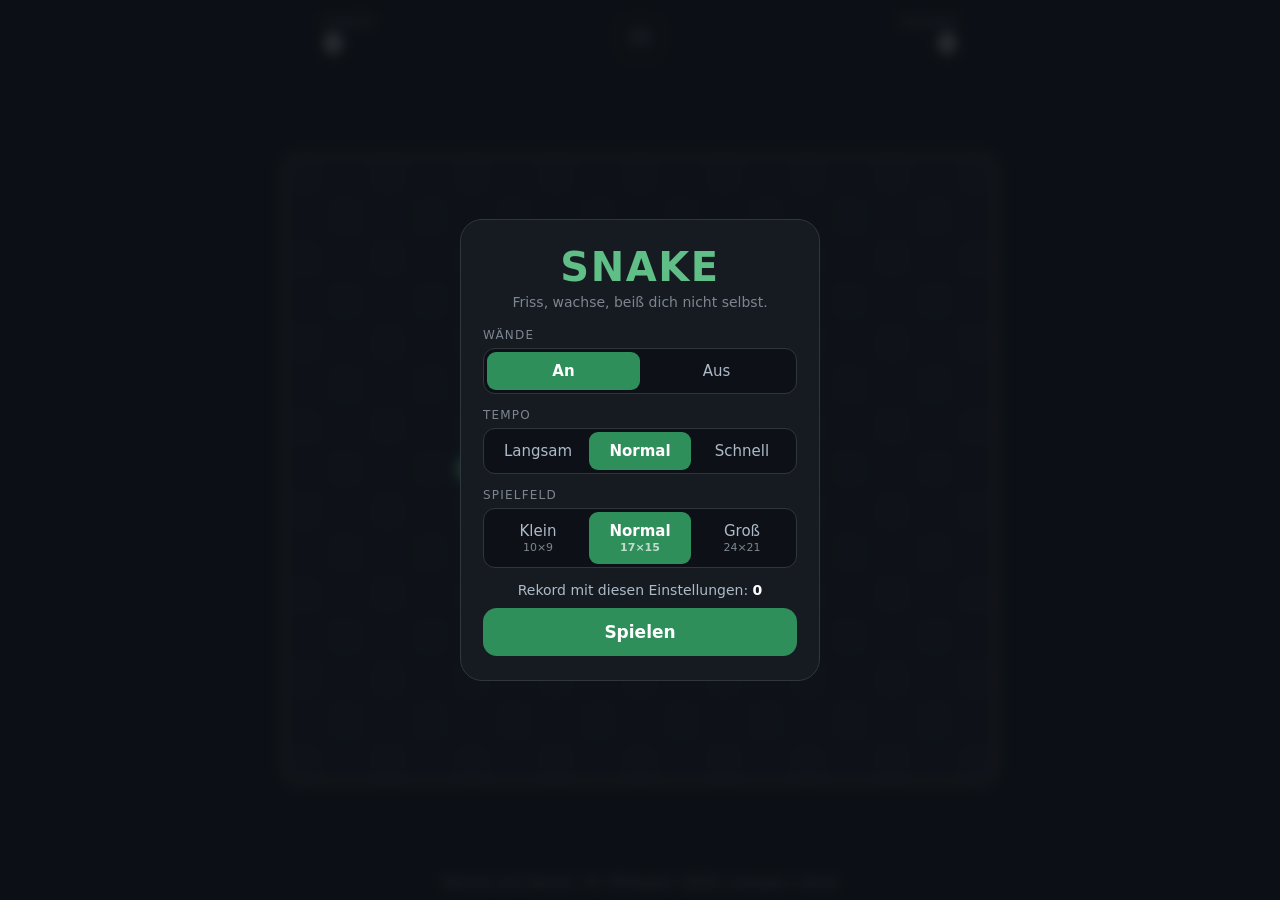
<file: snake.html>
<!DOCTYPE html>
<html lang="de">
<head>
<meta charset="utf-8">
<meta name="viewport" content="width=device-width, initial-scale=1, maximum-scale=1, user-scalable=no, viewport-fit=cover">
<meta name="theme-color" content="#0d1117">
<meta name="color-scheme" content="dark">
<meta name="mobile-web-app-capable" content="yes">
<meta name="apple-mobile-web-app-capable" content="yes">
<meta name="robots" content="noindex">
<title>Snake</title>
<script>
/* Fehleranzeige so früh wie möglich – läuft auch, wenn das Hauptskript einen Syntaxfehler hat */
window.__snakeErrors = 0;
window.onerror = function (msg, src, line, col) {
  try {
    window.__snakeErrors++;
    var box = document.getElementById('errors');
    var text = 'Fehler: ' + msg + ' (Zeile ' + line + (col ? ', Spalte ' + col : '') + ')';
    if (box) {
      box.style.display = 'block';
      var p = document.createElement('div');
      p.appendChild(document.createTextNode(text));
      box.appendChild(p);
    } else {
      window.__pendingError = (window.__pendingError || '') + text + '\n';
    }
  } catch (e) {}
  return false;
};
</script>
<style>
  * { box-sizing: border-box; -webkit-tap-highlight-color: transparent; }
  html, body {
    margin: 0; padding: 0; height: 100%; width: 100%;
    background: #0d1117; color: #e6edf3;
    font-family: system-ui, -apple-system, "Segoe UI", Roboto, sans-serif;
    overflow: hidden; touch-action: none;
    overscroll-behavior: none;
    -webkit-user-select: none; user-select: none;
    -webkit-touch-callout: none;
  }
  #app {
    position: fixed; top: 0; left: 0; right: 0; bottom: 0;
    display: flex; flex-direction: column; align-items: center;
    padding: calc(env(safe-area-inset-top, 0px) + 10px) calc(env(safe-area-inset-right, 0px) + 10px)
             calc(env(safe-area-inset-bottom, 0px) + 10px) calc(env(safe-area-inset-left, 0px) + 10px);
  }
  #hud {
    width: 100%; max-width: 640px; display: flex; align-items: center;
    justify-content: space-between; padding: 4px 4px 10px; flex: 0 0 auto;
  }
  .stat { display: flex; flex-direction: column; min-width: 70px; }
  .stat .lbl { font-size: 11px; letter-spacing: .12em; text-transform: uppercase; color: #7d8590; }
  .stat .val { font-size: 26px; font-weight: 700; font-variant-numeric: tabular-nums; }
  .stat.right { text-align: right; }
  #pauseBtn {
    width: 46px; height: 46px; border-radius: 14px; border: 1px solid #30363d;
    background: #161b22; display: flex; align-items: center; justify-content: center;
    gap: 6px; cursor: pointer; padding: 0;
  }
  #pauseBtn span { display: block; width: 5px; height: 18px; border-radius: 2px; background: #e6edf3; }
  #pauseBtn:disabled { opacity: .35; }
  #stage { flex: 1 1 auto; width: 100%; display: flex; align-items: center; justify-content: center; position: relative; min-height: 0; }
  #board { display: block; border-radius: 16px; }
  #hint { flex: 0 0 auto; font-size: 12px; color: #7d8590; padding-top: 8px; text-align: center; }

  .overlay {
    position: fixed; top: 0; left: 0; right: 0; bottom: 0; display: none;
    align-items: center; justify-content: center;
    background: rgba(13,17,23,.78);
    -webkit-backdrop-filter: blur(6px); backdrop-filter: blur(6px);
    padding: 20px; z-index: 10;
  }
  .overlay.show { display: flex; }
  .card {
    width: 100%; max-width: 360px; background: #161b22; border: 1px solid #30363d;
    border-radius: 22px; padding: 24px 22px; text-align: center;
  }
  .card h1 { margin: 0 0 4px; font-size: 40px; letter-spacing: .04em; color: #5fbf86; }
  .card h2 { margin: 0 0 12px; font-size: 28px; }
  .sub { color: #7d8590; font-size: 14px; margin-bottom: 18px; }
  .group { margin: 14px 0; text-align: left; }
  .group .gl { font-size: 12px; letter-spacing: .1em; text-transform: uppercase; color: #7d8590; margin-bottom: 6px; }
  .seg { display: flex; background: #0d1117; border: 1px solid #30363d; border-radius: 12px; padding: 3px; }
  .seg button {
    flex: 1 1 0; border: 0; background: transparent; color: #adbac7;
    font: inherit; font-size: 15px; padding: 10px 4px; border-radius: 9px; cursor: pointer;
    touch-action: manipulation;
  }
  .seg button small { display: block; font-size: 11px; opacity: .7; margin-top: 1px; }
  .seg button.on { background: #2f8f5b; color: #fff; font-weight: 600; }
  .btn {
    display: block; width: 100%; border: 0; border-radius: 14px; padding: 14px;
    font: inherit; font-size: 17px; font-weight: 700; cursor: pointer; margin-top: 10px;
    background: #2f8f5b; color: #fff;
    touch-action: manipulation;
  }
  .btn.ghost { background: #21262d; color: #e6edf3; font-weight: 600; }
  .best { margin-top: 14px; font-size: 14px; color: #adbac7; }
  .best b { color: #fff; }
  .big { font-size: 56px; font-weight: 800; line-height: 1; margin: 6px 0; font-variant-numeric: tabular-nums; }
  .record { color: #5fbf86; font-weight: 700; margin-bottom: 6px; min-height: 20px; }

  #diag {
    position: fixed; left: 10px; right: 10px; top: calc(env(safe-area-inset-top, 0px) + 10px);
    background: #3d1d1d; border: 1px solid #f85149; color: #ffd8d3; border-radius: 12px;
    padding: 12px 14px; font-size: 14px; line-height: 1.4; z-index: 50;
  }
  #errors {
    display: none; position: fixed; left: 10px; right: 10px;
    bottom: calc(env(safe-area-inset-bottom, 0px) + 10px);
    background: #3d1d1d; border: 1px solid #f85149; color: #ffd8d3; border-radius: 12px;
    padding: 10px 12px; font: 12px/1.4 ui-monospace, monospace; z-index: 60;
    max-height: 40%; overflow: auto; white-space: pre-wrap; word-break: break-word;
  }
</style>
</head>
<body>
<div id="diag"><b>JavaScript läuft nicht.</b><br>Wenn du diesen Hinweis siehst, wurde das Skript nicht ausgeführt. Wahrscheinlich blockiert dein Browser JavaScript – erlaube es für diese Seite in den Browser-Einstellungen und lade neu.</div>
<noscript><div style="position:fixed;left:10px;right:10px;bottom:10px;background:#3d1d1d;border:1px solid #f85149;color:#ffd8d3;border-radius:12px;padding:12px;z-index:70">JavaScript ist in diesem Browser deaktiviert.</div></noscript>
<div id="errors"></div>

<div id="app">
  <div id="hud">
    <div class="stat"><span class="lbl">Punkte</span><span class="val" id="score">0</span></div>
    <button id="pauseBtn" type="button" aria-label="Pause" disabled><span></span><span></span></button>
    <div class="stat right"><span class="lbl">Rekord</span><span class="val" id="best">0</span></div>
  </div>
  <div id="stage"><canvas id="board"></canvas></div>
  <div id="hint">Wischen zum Steuern · PC: Pfeiltasten / WASD, Leertaste = Pause</div>
</div>

<div class="overlay show" id="menu">
  <div class="card">
    <h1>SNAKE</h1>
    <div class="sub">Friss, wachse, beiß dich nicht selbst.</div>
    <div class="group">
      <div class="gl">Wände</div>
      <div class="seg" id="wallSeg">
        <button type="button" data-v="on">An</button>
        <button type="button" data-v="off">Aus</button>
      </div>
    </div>
    <div class="group">
      <div class="gl">Tempo</div>
      <div class="seg" id="speedSeg">
        <button type="button" data-v="slow">Langsam</button>
        <button type="button" data-v="normal">Normal</button>
        <button type="button" data-v="fast">Schnell</button>
      </div>
    </div>
    <div class="group">
      <div class="gl">Spielfeld</div>
      <div class="seg" id="sizeSeg">
        <button type="button" data-v="small">Klein<small>10×9</small></button>
        <button type="button" data-v="normal">Normal<small>17×15</small></button>
        <button type="button" data-v="large">Groß<small>24×21</small></button>
      </div>
    </div>
    <div class="best">Rekord mit diesen Einstellungen: <b id="menuBest">0</b></div>
    <button type="button" class="btn" id="startBtn">Spielen</button>
  </div>
</div>

<div class="overlay" id="pauseOv">
  <div class="card">
    <h2>Pause</h2>
    <button type="button" class="btn" id="resumeBtn">Weiter</button>
    <button type="button" class="btn ghost" id="pauseMenuBtn">Zum Menü</button>
  </div>
</div>

<div class="overlay" id="overOv">
  <div class="card">
    <h2>Game Over</h2>
    <div class="big" id="finalScore">0</div>
    <div class="record" id="recordMsg"></div>
    <div class="best">Rekord: <b id="overBest">0</b></div>
    <button type="button" class="btn" id="againBtn">Nochmal</button>
    <button type="button" class="btn ghost" id="overMenuBtn">Zum Menü</button>
  </div>
</div>

<script>
(function () {
  'use strict';

  /* ---------- Diagnose: Hinweis entfernen ---------- */
  var diag = document.getElementById('diag');
  if (diag) diag.parentNode.removeChild(diag);
  if (window.__pendingError) {
    var eb = document.getElementById('errors');
    eb.style.display = 'block';
    eb.appendChild(document.createTextNode(window.__pendingError));
  }

  /* ---------- Konstanten ---------- */
  var W = 17, H = 15;
  // Spielfeldgrößen wie bei Google Snake
  var SIZES = { small: { w: 10, h: 9 }, normal: { w: 17, h: 15 }, large: { w: 24, h: 21 } };
  var SPEEDS = { slow: 165, normal: 115, fast: 78 };
  var GRACE_MS = 190; // Kulanz: so lange wartet die Schlange vor einem Aufprall auf eine Lenkung
  var COLORS = {
    body: '#5fbf86', outline: '#3d8a5d', head: '#6fcf95',
    dead: '#d9605a', deadOutline: '#a8433e',
    food: '#e0625f', eye: '#ffffff', pupil: '#0d1117'
  };

  /* ---------- Speicher (abgesichert) ---------- */
  var store = (function () {
    var ok = false, mem = {};
    try {
      var k = '__snake_test__';
      window.localStorage.setItem(k, '1');
      window.localStorage.removeItem(k);
      ok = true;
    } catch (e) { ok = false; }
    return {
      get: function (key) {
        try { if (ok) return window.localStorage.getItem(key); } catch (e) {}
        return mem.hasOwnProperty(key) ? mem[key] : null;
      },
      set: function (key, val) {
        mem[key] = String(val);
        try { if (ok) window.localStorage.setItem(key, String(val)); } catch (e) {}
      }
    };
  })();

  /* ---------- Elemente ---------- */
  function $(id) { return document.getElementById(id); }
  var canvas = $('board'), ctx = canvas.getContext('2d');
  var stage = $('stage');
  var scoreEl = $('score'), bestEl = $('best'), pauseBtn = $('pauseBtn');
  var menuOv = $('menu'), pauseOv = $('pauseOv'), overOv = $('overOv');

  /* ---------- Einstellungen ---------- */
  var settings = { walls: true, speed: 'normal', size: 'normal' };
  (function loadSettings() {
    var w = store.get('snake_walls'), s = store.get('snake_speed'), z = store.get('snake_size');
    if (w === 'off') settings.walls = false;
    if (s && SPEEDS.hasOwnProperty(s)) settings.speed = s;
    if (z && SIZES.hasOwnProperty(z)) settings.size = z;
  })();
  function hsKey() {
    var k = 'snake_hs_' + (settings.walls ? 'on' : 'off') + '_' + settings.speed;
    return k + '_' + settings.size;
  }
  function getBest() { var v = parseInt(store.get(hsKey()), 10); return isNaN(v) ? 0 : v; }

  function markSeg(segId, value) {
    var btns = $(segId).getElementsByTagName('button');
    for (var i = 0; i < btns.length; i++) {
      if (btns[i].getAttribute('data-v') === value) btns[i].className = 'on';
      else btns[i].className = '';
    }
  }
  function refreshMenu() {
    markSeg('wallSeg', settings.walls ? 'on' : 'off');
    markSeg('speedSeg', settings.speed);
    markSeg('sizeSeg', settings.size);
    $('menuBest').textContent = getBest();
    bestEl.textContent = getBest();
  }
  function bindSeg(segId, onPick) {
    var btns = $(segId).getElementsByTagName('button');
    for (var i = 0; i < btns.length; i++) {
      (function (b) {
        b.addEventListener('click', function () { onPick(b.getAttribute('data-v')); refreshMenu(); });
      })(btns[i]);
    }
  }
  bindSeg('wallSeg', function (v) { settings.walls = (v === 'on'); store.set('snake_walls', v); });
  bindSeg('speedSeg', function (v) { settings.speed = v; store.set('snake_speed', v); });
  bindSeg('sizeSeg', function (v) { settings.size = v; store.set('snake_size', v); resize(); });

  /* ---------- Spielzustand ---------- */
  var state = 'menu'; // menu | playing | paused | dying | over
  var snake = [], prevSnake = [], dir = { x: 1, y: 0 }, queue = [];
  var food = null, score = 0, stepMs = 115, acc = 0, deathAt = 0, stalled = false;
  var effects = [];
  var clock = 0;

  function copyList(list) {
    var out = [];
    for (var i = 0; i < list.length; i++) out.push({ x: list[i].x, y: list[i].y });
    return out;
  }

  function placeFood() {
    var free = [], occ = {};
    for (var i = 0; i < snake.length; i++) occ[snake[i].x + ',' + snake[i].y] = true;
    for (var y = 0; y < H; y++) for (var x = 0; x < W; x++) if (!occ[x + ',' + y]) free.push({ x: x, y: y });
    food = free.length ? free[Math.floor(Math.random() * free.length)] : null;
    if (food) food.born = clock;
  }

  // Lange Seite des Felds folgt der langen Seite des Bildschirms (Hochformat: Feld gedreht)
  function applySize() {
    var z = SIZES[settings.size];
    var portrait = stage.clientHeight > stage.clientWidth;
    if (portrait) { W = z.h; H = z.w; } else { W = z.w; H = z.h; }
  }

  function setPreview() {
    var cy = Math.floor(H / 2), cx = Math.max(2, Math.floor(W / 2) - 2);
    snake = [{ x: cx, y: cy }, { x: cx - 1, y: cy }, { x: cx - 2, y: cy }];
    prevSnake = copyList(snake);
    dir = { x: 1, y: 0 };
    food = { x: Math.min(W - 1, cx + 3), y: cy, born: -1000 };
  }

  function newGame() {
    applySize();
    resize();
    stalled = false;
    var cy = Math.floor(H / 2), cx = Math.max(2, Math.floor(W / 2) - 2);
    snake = [{ x: cx, y: cy }, { x: cx - 1, y: cy }, { x: cx - 2, y: cy }];
    prevSnake = copyList(snake);
    dir = { x: 1, y: 0 };
    queue = [];
    score = 0;
    effects = [];
    stepMs = SPEEDS[settings.speed];
    acc = 0;
    scoreEl.textContent = '0';
    bestEl.textContent = getBest();
    placeFood();
    hideAll();
    state = 'playing';
    pauseBtn.disabled = false;
  }

  function die() {
    prevSnake = copyList(snake);
    state = 'dying';
    deathAt = clock;
    pauseBtn.disabled = true;
    if (navigator.vibrate) { try { navigator.vibrate(120); } catch (e) {} }
  }

  function showGameOver() {
    state = 'over';
    var best = getBest(), rec = false;
    if (score > best) { store.set(hsKey(), score); best = score; rec = score > 0; }
    $('finalScore').textContent = score;
    $('overBest').textContent = best;
    $('recordMsg').textContent = rec ? 'Neuer Rekord!' : '';
    bestEl.textContent = best;
    overOv.className = 'overlay show';
  }

  function blocked(nx, ny) {
    if (settings.walls && (nx < 0 || ny < 0 || nx >= W || ny >= H)) return true;
    if (!settings.walls) { nx = (nx + W) % W; ny = (ny + H) % H; }
    var eats = food && nx === food.x && ny === food.y;
    var checkLen = eats ? snake.length : snake.length - 1; // Schwanz rückt weiter, falls nicht gefressen
    for (var i = 0; i < checkLen; i++) {
      if (snake[i].x === nx && snake[i].y === ny) return true;
    }
    return false;
  }

  function step() {
    if (queue.length) dir = queue.shift();
    var h = snake[0];
    var nx = h.x + dir.x, ny = h.y + dir.y;
    if (blocked(nx, ny)) {
      if (!stalled) {
        // Kulanz: kurz anhalten und auf eine rettende Lenkung warten
        stalled = true;
        prevSnake = copyList(snake);
        acc -= Math.max(0, GRACE_MS - stepMs);
        return;
      }
      stalled = false;
      die();
      return;
    }
    stalled = false;
    if (!settings.walls) { nx = (nx + W) % W; ny = (ny + H) % H; }
    var eats = food && nx === food.x && ny === food.y;
    prevSnake = copyList(snake);
    snake.unshift({ x: nx, y: ny });
    if (eats) {
      prevSnake.push({ x: prevSnake[prevSnake.length - 1].x, y: prevSnake[prevSnake.length - 1].y });
      score++;
      scoreEl.textContent = score;
      if (score > getBest()) bestEl.textContent = score;
      placeFood();
      if (!food) { die(); }
    } else {
      snake.pop();
    }
  }

  /* ---------- Pause ---------- */
  function hideAll() {
    menuOv.className = 'overlay'; pauseOv.className = 'overlay'; overOv.className = 'overlay';
  }
  function pause() {
    if (state !== 'playing') return;
    state = 'paused';
    pauseOv.className = 'overlay show';
  }
  function resume() {
    if (state !== 'paused') return;
    hideAll();
    state = 'playing';
    lastTs = 0;
  }
  function toMenu() {
    hideAll();
    state = 'menu';
    pauseBtn.disabled = true;
    refreshMenu();
    menuOv.className = 'overlay show';
  }

  pauseBtn.addEventListener('click', function () { if (state === 'playing') pause(); else if (state === 'paused') resume(); });
  $('startBtn').addEventListener('click', newGame);
  $('resumeBtn').addEventListener('click', resume);
  $('pauseMenuBtn').addEventListener('click', toMenu);
  $('againBtn').addEventListener('click', newGame);
  $('overMenuBtn').addEventListener('click', toMenu);

  document.addEventListener('visibilitychange', function () { if (document.hidden) pause(); });
  window.addEventListener('blur', pause);
  window.addEventListener('pagehide', pause);

  /* ---------- Eingabe ---------- */
  function pushDir(x, y) {
    if (state === 'paused') resume();
    if (state !== 'playing') return;
    var last = queue.length ? queue[queue.length - 1] : dir;
    if (last.x === x && last.y === y) return;
    if (last.x === -x && last.y === -y) return;
    if (queue.length < 3) queue.push({ x: x, y: y });
  }

  document.addEventListener('keydown', function (e) {
    var k = e.key || '', c = e.keyCode;
    var handled = true;
    if (k === 'ArrowUp' || k === 'Up' || k === 'w' || k === 'W' || c === 38 || c === 87) pushDir(0, -1);
    else if (k === 'ArrowDown' || k === 'Down' || k === 's' || k === 'S' || c === 40 || c === 83) pushDir(0, 1);
    else if (k === 'ArrowLeft' || k === 'Left' || k === 'a' || k === 'A' || c === 37 || c === 65) pushDir(-1, 0);
    else if (k === 'ArrowRight' || k === 'Right' || k === 'd' || k === 'D' || c === 39 || c === 68) pushDir(1, 0);
    else if (k === ' ' || k === 'Spacebar' || k === 'p' || k === 'P' || k === 'Escape' || c === 32 || c === 80 || c === 27) {
      if (state === 'playing') pause(); else if (state === 'paused') resume(); else handled = false;
    } else if (k === 'Enter' || c === 13) {
      if (state === 'menu' || state === 'over') newGame(); else handled = false;
    } else handled = false;
    if (handled && e.preventDefault) e.preventDefault();
  });

  var passiveFalse = false;
  try {
    var opts = Object.defineProperty({}, 'passive', { get: function () { passiveFalse = { passive: false }; return true; } });
    window.addEventListener('testpassive', null, opts);
    window.removeEventListener('testpassive', null, opts);
  } catch (e) {}

  var tStart = null, SWIPE = 22;
  function onTouchStart(e) {
    if (!e.touches || !e.touches.length) return;
    tStart = { x: e.touches[0].clientX, y: e.touches[0].clientY };
  }
  function onTouchMove(e) {
    var tgt = e.target;
    var inOverlay = tgt && tgt.closest ? tgt.closest('.overlay.show') : null;
    if (!inOverlay || state === 'playing') { if (e.cancelable) e.preventDefault(); }
    if (!tStart || !e.touches || !e.touches.length || inOverlay) return;
    var dx = e.touches[0].clientX - tStart.x, dy = e.touches[0].clientY - tStart.y;
    var ax = Math.abs(dx), ay = Math.abs(dy);
    if (Math.max(ax, ay) < SWIPE) return;
    if (ax > ay) pushDir(dx > 0 ? 1 : -1, 0); else pushDir(0, dy > 0 ? 1 : -1);
    tStart = { x: e.touches[0].clientX, y: e.touches[0].clientY }; // erlaubt mehrere Richtungswechsel in einem Wisch
  }
  function onTouchEnd() { tStart = null; }
  document.addEventListener('touchstart', onTouchStart, passiveFalse || false);
  document.addEventListener('touchmove', onTouchMove, passiveFalse || false);
  document.addEventListener('touchend', onTouchEnd, false);
  document.addEventListener('touchcancel', onTouchEnd, false);
  document.addEventListener('gesturestart', function (e) { if (e.preventDefault) e.preventDefault(); });
  document.addEventListener('dblclick', function (e) { if (e.preventDefault) e.preventDefault(); });

  /* ---------- Größe / Schärfe ---------- */
  var bg = document.createElement('canvas'), bgctx = bg.getContext('2d');
  var dpr = 1;

  function roundRect(c, x, y, w, h, r) {
    c.beginPath();
    c.moveTo(x + r, y);
    c.lineTo(x + w - r, y); c.quadraticCurveTo(x + w, y, x + w, y + r);
    c.lineTo(x + w, y + h - r); c.quadraticCurveTo(x + w, y + h, x + w - r, y + h);
    c.lineTo(x + r, y + h); c.quadraticCurveTo(x, y + h, x, y + h - r);
    c.lineTo(x, y + r); c.quadraticCurveTo(x, y, x + r, y);
    c.closePath();
  }

  function resize() {
    var w = stage.clientWidth, h = stage.clientHeight;
    if (w < 100 || h < 100) { w = window.innerWidth - 20; h = window.innerHeight - 140; }
    if (state === 'menu') { applySize(); setPreview(); }
    var cell = Math.min(w / W, h / H, 720 / Math.max(W, H));
    dpr = window.devicePixelRatio || 1;
    if (dpr > 3) dpr = 3;
    var px = Math.max(4, Math.floor(cell * dpr)); // ganze Gerätepixel pro Feld = scharfe Kanten
    canvas.width = px * W;
    canvas.height = px * H;
    canvas.style.width = (canvas.width / dpr) + 'px';
    canvas.style.height = (canvas.height / dpr) + 'px';
    bg.width = canvas.width; bg.height = canvas.height;
    drawBackground();
  }

  function drawBackground() {
    var s = bg.width / W;
    bgctx.setTransform(s, 0, 0, s, 0, 0);
    bgctx.clearRect(0, 0, W, H);
    bgctx.fillStyle = '#121820';
    roundRect(bgctx, 0, 0, W, H, 0.45);
    bgctx.fill();
    bgctx.fillStyle = 'rgba(255,255,255,0.025)';
    for (var y = 0; y < H; y++) for (var x = 0; x < W; x++) {
      if ((x + y) % 2 === 0) { roundRect(bgctx, x + 0.06, y + 0.06, 0.88, 0.88, 0.18); bgctx.fill(); }
    }
    bgctx.fillStyle = 'rgba(255,255,255,0.06)';
    for (y = 0; y < H; y++) for (x = 0; x < W; x++) {
      bgctx.beginPath(); bgctx.arc(x + 0.5, y + 0.5, 0.035, 0, Math.PI * 2); bgctx.fill();
    }
    if (settings.walls) {
      bgctx.strokeStyle = '#4a3133';
      bgctx.lineWidth = 0.08;
      roundRect(bgctx, 0.04, 0.04, W - 0.08, H - 0.08, 0.41);
      bgctx.stroke();
    } else {
      bgctx.strokeStyle = '#2a3a31';
      bgctx.lineWidth = 0.06;
      if (bgctx.setLineDash) bgctx.setLineDash([0.3, 0.3]);
      roundRect(bgctx, 0.04, 0.04, W - 0.08, H - 0.08, 0.41);
      bgctx.stroke();
      if (bgctx.setLineDash) bgctx.setLineDash([]);
    }
  }
  var lastBgKey = null;

  window.addEventListener('resize', resize);
  window.addEventListener('orientationchange', function () { setTimeout(resize, 200); });

  /* ---------- Zeichnen ---------- */
  function wrapDelta(d, n) {
    if (d > n / 2) return d - n;
    if (d < -n / 2) return d + n;
    return d;
  }

  function lerpCell(a, b, t) {
    var dx = b.x - a.x, dy = b.y - a.y;
    if (!settings.walls) { dx = wrapDelta(dx, W); dy = wrapDelta(dy, H); }
    return { x: a.x + dx * t + 0.5, y: a.y + dy * t + 0.5 };
  }

  /* Pfad: gleitender Kopf -> echte Feldmitten (saubere rechte Winkel) -> gleitendes Schwanzende */
  function snakePoints(t) {
    var raw = [], n = snake.length, i;
    raw.push(lerpCell(prevSnake[0] || snake[0], snake[0], t));
    for (i = 1; i < n; i++) raw.push({ x: snake[i].x + 0.5, y: snake[i].y + 0.5 });
    raw.push(lerpCell(prevSnake[n - 1] || snake[n - 1], snake[n - 1], t));
    if (settings.walls) return raw;
    // Kette ohne Sprünge am Rand: jeder Punkt relativ zum Vorgänger
    var pts = [raw[0]];
    for (i = 1; i < raw.length; i++) {
      var p = pts[i - 1];
      pts.push({ x: p.x + wrapDelta(raw[i].x - p.x, W), y: p.y + wrapDelta(raw[i].y - p.y, H) });
    }
    return pts;
  }

  function strokePath(pts, ox, oy) {
    ctx.beginPath();
    ctx.moveTo(pts[0].x + ox, pts[0].y + oy);
    for (var i = 1; i < pts.length; i++) ctx.lineTo(pts[i].x + ox, pts[i].y + oy);
    if (pts.length === 1) ctx.lineTo(pts[0].x + ox + 0.001, pts[0].y + oy);
  }

  function drawSnakeAt(pts, ox, oy, dead) {
    ctx.lineCap = 'round'; ctx.lineJoin = 'round';
    strokePath(pts, ox, oy);
    ctx.strokeStyle = dead ? COLORS.deadOutline : COLORS.outline; ctx.lineWidth = 0.78; ctx.stroke();
    strokePath(pts, ox, oy);
    ctx.strokeStyle = dead ? COLORS.dead : COLORS.body; ctx.lineWidth = 0.62; ctx.stroke();

    // Kopf – Blickrichtung aus den letzten beiden Feldern
    var hx = pts[0].x + ox, hy = pts[0].y + oy;
    var vx = dir.x, vy = dir.y;
    if (snake.length > 1) {
      var ddx = snake[0].x - snake[1].x, ddy = snake[0].y - snake[1].y;
      if (!settings.walls) { ddx = wrapDelta(ddx, W); ddy = wrapDelta(ddy, H); }
      if (ddx || ddy) { vx = ddx; vy = ddy; }
    }
    ctx.fillStyle = dead ? COLORS.deadOutline : COLORS.outline;
    ctx.beginPath(); ctx.arc(hx, hy, 0.43, 0, Math.PI * 2); ctx.fill();
    ctx.fillStyle = dead ? COLORS.dead : COLORS.head;
    ctx.beginPath(); ctx.arc(hx, hy, 0.35, 0, Math.PI * 2); ctx.fill();
    var qx = -vy, qy = vx;
    for (var s = -1; s <= 1; s += 2) {
      var ex = hx + vx * 0.12 + qx * 0.2 * s, ey = hy + vy * 0.12 + qy * 0.2 * s;
      ctx.fillStyle = COLORS.eye;
      ctx.beginPath(); ctx.arc(ex, ey, 0.115, 0, Math.PI * 2); ctx.fill();
      ctx.fillStyle = COLORS.pupil;
      if (dead) {
        ctx.strokeStyle = COLORS.pupil; ctx.lineWidth = 0.04;
        ctx.beginPath(); ctx.moveTo(ex - 0.06, ey - 0.06); ctx.lineTo(ex + 0.06, ey + 0.06);
        ctx.moveTo(ex + 0.06, ey - 0.06); ctx.lineTo(ex - 0.06, ey + 0.06); ctx.stroke();
      } else {
        ctx.beginPath(); ctx.arc(ex + vx * 0.04, ey + vy * 0.04, 0.06, 0, Math.PI * 2); ctx.fill();
      }
    }
  }

  function drawFood() {
    if (!food) return;
    var age = Math.min(1, (clock - food.born) / 250);
    var r = 0.33 * (0.4 + 0.6 * age);
    var x = food.x + 0.5, y = food.y + 0.5;
    ctx.fillStyle = COLORS.food;
    ctx.beginPath(); ctx.arc(x, y, r, 0, Math.PI * 2); ctx.fill();
  }

  function drawEffects() {
    for (var i = effects.length - 1; i >= 0; i--) {
      var e = effects[i], k = (clock - e.t) / 380;
      if (k >= 1) { effects.splice(i, 1); continue; }
      ctx.strokeStyle = 'rgba(63,224,143,' + (0.6 * (1 - k)) + ')';
      ctx.lineWidth = 0.08;
      ctx.beginPath(); ctx.arc(e.x + 0.5, e.y + 0.5, 0.4 + k * 0.9, 0, Math.PI * 2); ctx.stroke();
    }
  }

  function render(t) {
    var bgKey = settings.walls + '_' + W + 'x' + H + '_' + canvas.width;
    if (lastBgKey !== bgKey) { lastBgKey = bgKey; drawBackground(); }
    var s = canvas.width / W;
    ctx.setTransform(1, 0, 0, 1, 0, 0);
    ctx.clearRect(0, 0, canvas.width, canvas.height);
    var shake = 0;
    if (state === 'dying') shake = Math.max(0, 1 - (clock - deathAt) / 350) * 0.18;
    var sx = shake ? (Math.random() - 0.5) * shake * s : 0, sy = shake ? (Math.random() - 0.5) * shake * s : 0;
    ctx.setTransform(1, 0, 0, 1, sx, sy);
    ctx.drawImage(bg, 0, 0);
    ctx.setTransform(s, 0, 0, s, sx, sy);

    ctx.save();
    roundRect(ctx, 0, 0, W, H, 0.45);
    ctx.clip();
    drawFood();
    if (snake.length) {
      var pts = snakePoints(t);
      var dead = state === 'dying' || state === 'over';
      if (settings.walls) {
        drawSnakeAt(pts, 0, 0, dead);
      } else {
        var minX = 1e9, maxX = -1e9, minY = 1e9, maxY = -1e9;
        for (var i = 0; i < pts.length; i++) {
          if (pts[i].x < minX) minX = pts[i].x; if (pts[i].x > maxX) maxX = pts[i].x;
          if (pts[i].y < minY) minY = pts[i].y; if (pts[i].y > maxY) maxY = pts[i].y;
        }
        for (var oy = -H; oy <= H; oy += H) for (var ox = -W; ox <= W; ox += W) {
          if (maxX + ox < -1 || minX + ox > W + 1 || maxY + oy < -1 || minY + oy > H + 1) continue;
          drawSnakeAt(pts, ox, oy, dead);
        }
      }
    }
    ctx.restore();
  }

  /* ---------- Spielschleife ---------- */
  var raf = window.requestAnimationFrame || window.webkitRequestAnimationFrame ||
    function (cb) { return setTimeout(function () { cb(Date.now()); }, 16); };
  var lastTs = 0;

  function frame(ts) {
    try {
      if (!ts) ts = Date.now();
      var dt = lastTs ? ts - lastTs : 16;
      lastTs = ts;
      if (dt > 200) dt = 200;
      if (dt < 0) dt = 0;
      clock += dt;

      if (state === 'playing') {
        acc += dt;
        while (acc >= stepMs && state === 'playing') { acc -= stepMs; step(); }
      }
      if (state === 'dying' && clock - deathAt > 750) showGameOver();

      var t = state === 'playing' || state === 'paused' ? Math.max(0, Math.min(1, acc / stepMs)) : 1;
      render(t);
    } catch (err) {
      window.onerror(err && err.message ? err.message : String(err), '', err && err.lineNumber ? err.lineNumber : '?');
    }
    raf(frame);
  }

  /* ---------- Start ---------- */
  refreshMenu();
  resize();
  // Vorschau-Schlange im Hintergrund des Menüs
  setPreview();
  raf(frame);
})();
</script>
</body>
</html>
</file>
<file: style.css>
/* Brett-Würfler – Oberfläche. Die Seite ist das Meer, auf dem die Insel liegt. */
@font-face{font-family:"Alegreya"; src:url("assets/fonts/alegreya.woff2") format("woff2"); font-weight:400 900; font-display:swap}
@font-face{font-family:"Alegreya Sans"; src:url("assets/fonts/alegreya-sans-400.woff2") format("woff2"); font-weight:400; font-display:swap}
@font-face{font-family:"Alegreya Sans"; src:url("assets/fonts/alegreya-sans-500.woff2") format("woff2"); font-weight:500; font-display:swap}
@font-face{font-family:"Alegreya Sans"; src:url("assets/fonts/alegreya-sans-700.woff2") format("woff2"); font-weight:700; font-display:swap}

:root{
  /* Hell: flaches Wasser am Morgen */
  --page:#d6e9f1; --page-2:#c4dfeb;
  --surface:#f3f8fa; --line:#b3d0dd; --line-soft:#d3e5ed;
  --ink:#0d3449; --muted:#4b6d80;
  --sand:#e2b35d; --sand-hi:#ecc479; --sand-ink:#3a2508; --sand-edge:#b8852f;
  --red:#b8322a; --green:#2f7d3a;
  --focus:#0966a5;
  --shadow:0 18px 40px -22px rgba(9,60,95,.55);
  --display:"Alegreya",Georgia,serif;
  --text:"Alegreya Sans","Segoe UI",system-ui,sans-serif;
  color-scheme:light;
}
[data-theme="dark"]{
  /* Dunkel: das Meer bei Nacht */
  --page:#06202f; --page-2:#0a2a3d;
  --surface:#0d3047; --line:#1f4d68; --line-soft:#163f57;
  --ink:#e3eff5; --muted:#8fb2c5;
  --sand:#e5b763; --sand-hi:#f0c87e; --sand-ink:#2d1c05; --sand-edge:#a87a2a;
  --red:#ff8a7a; --green:#7fd08a;
  --focus:#f0c87e;
  --shadow:0 22px 50px -24px rgba(0,0,0,.8);
  color-scheme:dark;
}

*{box-sizing:border-box}
html{background:var(--page)}
body{
  margin:0; font-family:var(--text); font-size:1.0625rem; line-height:1.45; color:var(--ink);
  background:radial-gradient(90% 70% at 35% 38%, var(--page-2), var(--page) 70%);
  min-height:100vh; -webkit-font-smoothing:antialiased;
  transition:background-color .3s, color .3s;
}
button{font:inherit; color:inherit; cursor:pointer}
:focus-visible{outline:3px solid var(--focus); outline-offset:3px; border-radius:6px}

/* ---------- Kopf ---------- */
.top{
  max-width:1280px; margin:0 auto; padding:28px 24px 6px;
  display:flex; align-items:flex-end; justify-content:space-between; gap:20px;
}
h1{
  margin:0; font-family:var(--display); font-weight:800; font-size:clamp(2.2rem,4.6vw,3.4rem);
  line-height:1; letter-spacing:-.01em;
}
.sub{margin:8px 0 0; color:var(--muted); font-size:1.12rem; max-width:34em}
.theme{
  display:inline-flex; align-items:center; gap:8px; flex:none;
  background:transparent; border:1.5px solid var(--line); border-radius:999px; padding:8px 14px 8px 11px;
  font-weight:500; color:var(--ink); transition:border-color .2s, background .2s;
}
.theme:hover{border-color:var(--muted); background:var(--surface)}
.theme .i-sun{display:none}
[data-theme="dark"] .theme .i-sun{display:block}
[data-theme="dark"] .theme .i-moon{display:none}

/* ---------- Layout ---------- */
.layout{
  max-width:1280px; margin:0 auto; padding:14px 24px 40px;
  display:grid; grid-template-columns:minmax(0,1fr) 340px; gap:36px; align-items:start;
}
.board-wrap{position:sticky; top:16px}
.board{display:block; width:100%; height:auto; overflow:visible; filter:drop-shadow(0 22px 26px rgba(4,40,66,.35))}
[data-theme="dark"] .board{filter:drop-shadow(0 24px 30px rgba(0,0,0,.55))}

.side{
  background:var(--surface); border:1px solid var(--line); border-radius:20px; box-shadow:var(--shadow);
  transition:background-color .3s, border-color .3s;
}
.block{padding:20px 22px; border-top:1px solid var(--line-soft)}
.block:first-child{border-top:0}
h2{margin:0 0 10px; font-family:var(--display); font-weight:700; font-size:1.35rem; line-height:1.2}
h3{margin:0 0 8px; font-family:var(--display); font-weight:700; font-size:1.1rem}

/* ---------- Haupt-Aktion ---------- */
.primary{
  display:flex; align-items:center; justify-content:center; gap:12px; width:100%;
  padding:15px 18px; border:0; border-radius:14px;
  background:var(--sand); color:var(--sand-ink);
  font-family:var(--display); font-weight:800; font-size:1.45rem; line-height:1;
  box-shadow:inset 0 -4px 0 var(--sand-edge), 0 6px 16px -8px rgba(120,80,10,.6);
  transition:background .15s, transform .1s, box-shadow .1s;
}
.primary:hover{background:var(--sand-hi)}
.primary:active{transform:translateY(2px); box-shadow:inset 0 -2px 0 var(--sand-edge), 0 3px 8px -6px rgba(120,80,10,.6)}
#die{flex:none}
#die.roll{animation:dice .7s cubic-bezier(.3,1.4,.5,1)}
@keyframes dice{0%{transform:rotate(0)}60%{transform:rotate(400deg) scale(1.15)}100%{transform:rotate(360deg)}}

/* Spielerzahl */
.seg{display:grid; grid-template-columns:1fr 1fr; margin:14px 0 0; border:1.5px solid var(--line); border-radius:12px; padding:3px; gap:3px}
.seg label{cursor:pointer}
.seg input{position:absolute; opacity:0; pointer-events:none}
.seg span{display:block; text-align:center; padding:8px 6px; border-radius:9px; font-weight:500; color:var(--muted); transition:background .15s, color .15s}
.seg label:hover span{color:var(--ink)}
.seg input:checked + span{background:var(--ink); color:var(--surface); font-weight:700}
.seg input:focus-visible + span{outline:3px solid var(--focus); outline-offset:2px}

/* Teilweise neu mischen */
.partial{display:flex; align-items:center; gap:10px; margin-top:14px; flex-wrap:wrap}
.partial-label{color:var(--muted); font-size:.98rem}
.mini-row{display:flex; gap:6px}
.mini,.ghost{
  background:transparent; border:1.5px solid var(--line); border-radius:999px; padding:6px 13px;
  font-weight:500; transition:border-color .15s, background .15s;
}
.mini:hover:not(:disabled),.ghost:hover{border-color:var(--muted); background:var(--page)}
.mini:disabled{opacity:.4; cursor:not-allowed}

/* Schalter */
.opt{display:flex; gap:14px; align-items:flex-start; cursor:pointer; padding:4px 0}
.opt + .opt{margin-top:12px}
.opt input{position:absolute; opacity:0; pointer-events:none}
.switch{
  flex:none; width:42px; height:24px; margin-top:2px; border-radius:999px; position:relative;
  background:var(--line); transition:background .2s;
}
.switch::after{
  content:""; position:absolute; top:3px; left:3px; width:18px; height:18px; border-radius:50%;
  background:#fff; box-shadow:0 1px 3px rgba(0,0,0,.3); transition:transform .2s cubic-bezier(.3,1.3,.5,1);
}
.opt input:checked + .switch{background:var(--green)}
.opt input:checked + .switch::after{transform:translateX(18px)}
.opt input:focus-visible + .switch{outline:3px solid var(--focus); outline-offset:3px}
.otext b{display:block; font-weight:700}
.otext small{display:block; color:var(--muted); font-size:.95rem; margin-top:1px}

/* Teilen */
.facts{margin:0 0 14px; display:grid; grid-template-columns:1fr 1fr; gap:12px}
.facts dt{color:var(--muted); font-size:.92rem}
.facts dd{margin:2px 0 0; font-weight:700}
code{font-family:var(--text); font-weight:700; font-size:1.05rem; letter-spacing:.02em}
.share{display:flex; gap:8px}
.share .ghost{flex:1; padding:9px 12px}

/* Regel-Check */
.checks{list-style:none; margin:0; padding:0}
.checks li{display:flex; gap:10px; align-items:flex-start; padding:5px 0; font-size:.98rem}
.checks li span{
  flex:none; width:20px; height:20px; margin-top:2px; border-radius:50%; display:grid; place-items:center;
  font-size:.75rem; font-weight:700; color:#fff;
}
.checks li.ok span{background:var(--green)}
.checks li.bad span{background:var(--red)}
[data-theme="dark"] .checks li span{color:#06202f}

/* Regeln */
.rules summary{cursor:pointer; list-style:none; display:flex; justify-content:space-between; align-items:center}
.rules summary::-webkit-details-marker{display:none}
.rules summary h2{margin:0}
.rules summary::after{
  content:""; width:9px; height:9px; border:solid var(--muted); border-width:0 2px 2px 0;
  transform:rotate(45deg) translate(-2px,-2px); transition:transform .2s;
}
.rules[open] summary::after{transform:rotate(-135deg)}
.rules ol{margin:14px 0 0; padding-left:20px; color:var(--ink)}
.rules li{margin:7px 0}
.order{margin-top:16px}
#chip-order{display:flex; flex-wrap:wrap; gap:4px}
#chip-order span{
  display:inline-flex; flex-direction:column; align-items:center; min-width:30px; padding:3px 2px 2px;
  border-radius:7px; background:var(--page); font-family:var(--display); font-weight:800; line-height:1.05
}
#chip-order span i{font-style:normal; font-family:var(--text); font-size:.7rem; font-weight:500; color:var(--muted)}
#chip-order span.red{color:var(--red)}

/* ---------- Brett-Animationen ---------- */
.board .tile,.board .chip,.board .port,.board .robber{transform-box:fill-box; transform-origin:center}
.board .robber.pop{animation:pop .6s cubic-bezier(.3,1.6,.5,1) both; animation-delay:var(--d)}
.board .tile.pop{animation:pop .6s cubic-bezier(.3,1.6,.5,1) both; animation-delay:var(--d)}
.board .port.pop{animation:pop .6s cubic-bezier(.3,1.6,.5,1) both; animation-delay:var(--d)}
.board .chip.drop{animation:drop .6s cubic-bezier(.3,1.5,.5,1) both; animation-delay:var(--d)}
@keyframes pop{from{opacity:0; transform:scale(.4) rotate(-14deg)}to{opacity:1; transform:none}}
@keyframes drop{0%{opacity:0; transform:translateY(-90px) scale(1.3) rotate(-60deg)}60%{opacity:1}100%{opacity:1; transform:none}}
.board .tile,.board .chip{transition:opacity .25s, filter .25s}
.board .tile:hover{filter:brightness(1.06)}

/* Meer, Strand, Stege */
.board .seam{fill:none; stroke:#0f5f9c; stroke-width:3; opacity:.55}
.board .jet-o{stroke:#7e5539; stroke-width:17.8; stroke-linecap:butt}
.board .jet{stroke:#b28259; stroke-width:15.6; stroke-linecap:butt}
.board .jet-p{stroke:#946443; stroke-width:2.2}

/* ---------- Sonstiges ---------- */
.toast{
  position:fixed; left:50%; bottom:24px; transform:translate(-50%,16px); opacity:0; visibility:hidden;
  background:var(--ink); color:var(--surface); font-weight:500; padding:11px 20px; border-radius:12px;
  box-shadow:0 10px 30px rgba(0,0,0,.3); transition:opacity .2s, transform .25s, visibility .2s; z-index:10;
  max-width:92vw; text-align:center
}
.toast.show{opacity:1; visibility:visible; transform:translate(-50%,0)}
footer{max-width:1280px; margin:0 auto; padding:0 24px 32px; color:var(--muted); font-size:.92rem}
footer p{margin:0; max-width:60em}

@media (max-width:980px){
  .layout{grid-template-columns:1fr; gap:22px}
  .board-wrap{position:static}
  .side{max-width:560px; width:100%; margin:0 auto}
}
@media (max-width:560px){
  .top{padding:20px 16px 4px; align-items:flex-start}
  .theme-label{position:absolute; width:1px; height:1px; overflow:hidden; clip:rect(0 0 0 0)}
  .theme{padding:9px}
  .layout{padding:10px 12px 30px}
  .block{padding:18px 16px}
}
@media (prefers-reduced-motion:reduce){
  *,*::before,*::after{animation:none!important; transition:none!important}
}
@media print{
  html,body{background:#fff}
  .top,.side,footer,.toast{display:none}
  .layout{display:block; padding:0}
  .board-wrap{position:static}
  .board{filter:none}
}
</file>
